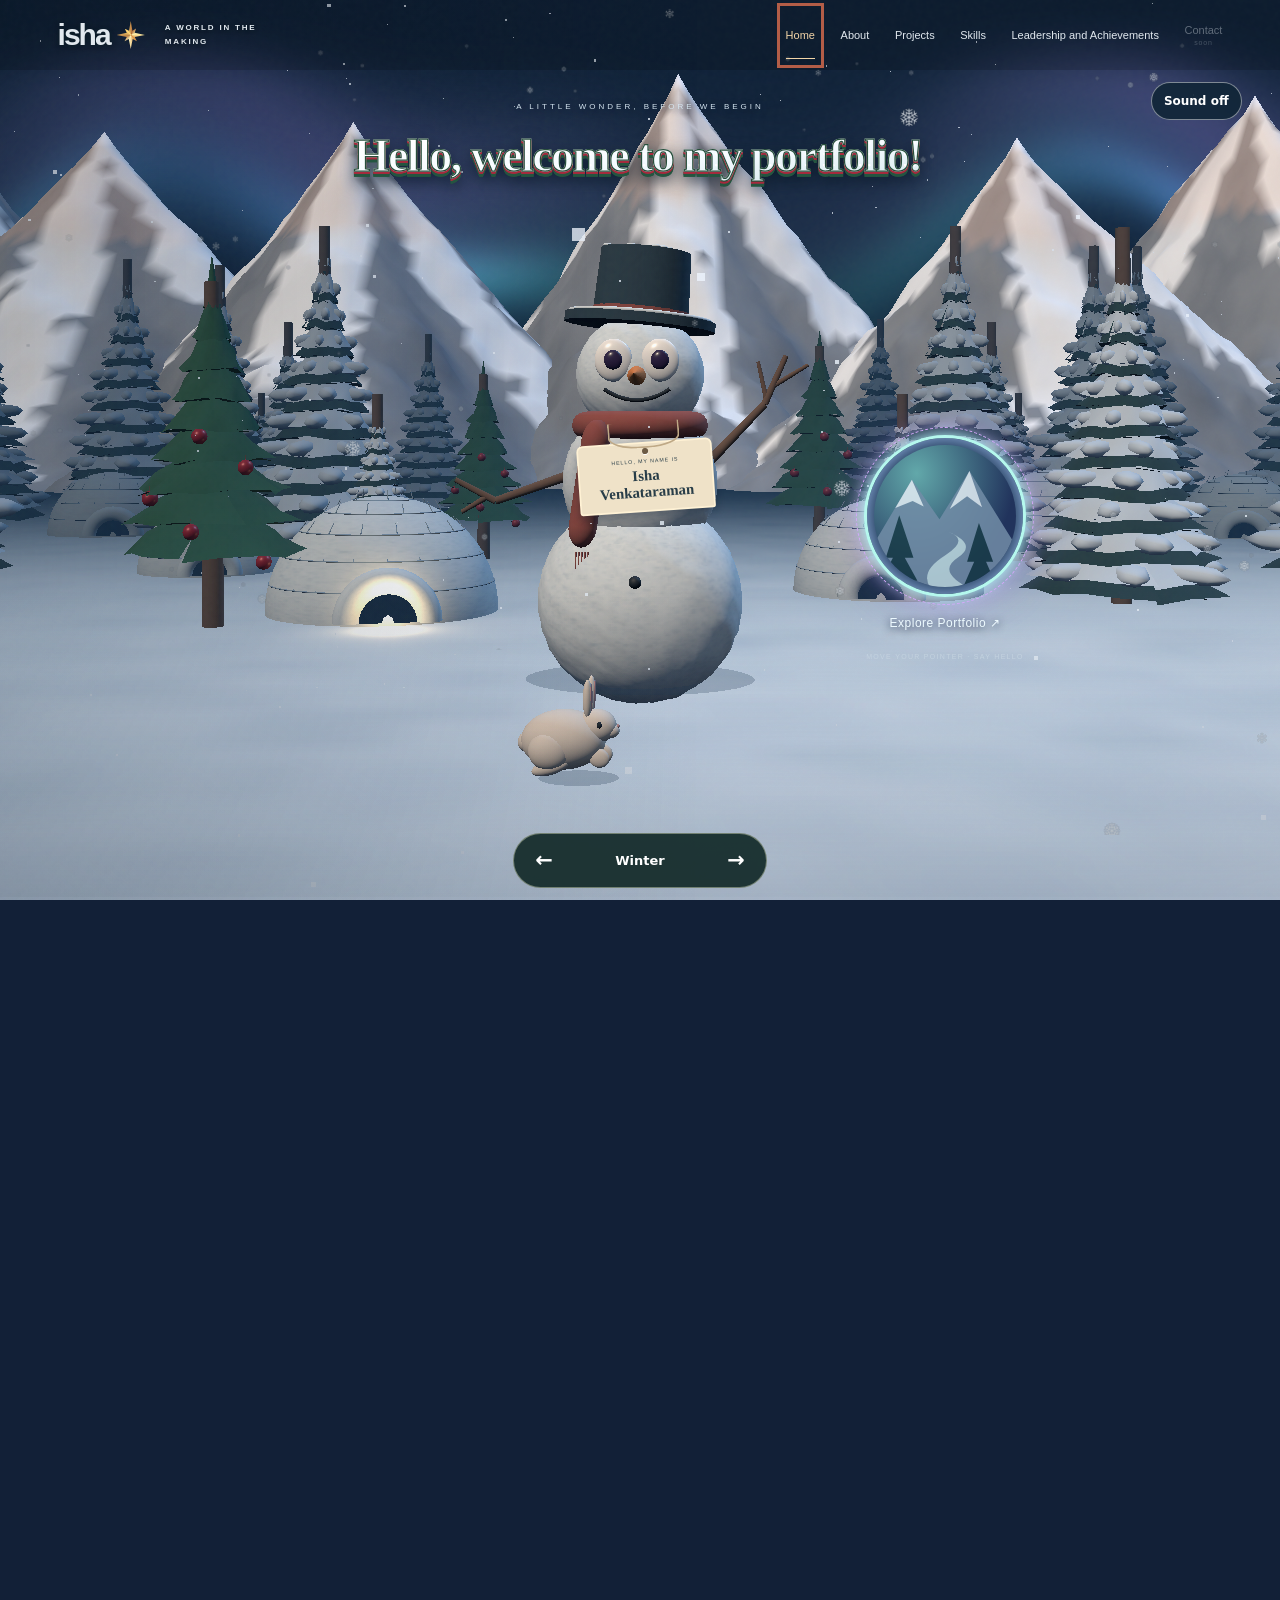
<file: index.html>
<!doctype html><html lang="en"><head><meta charset="UTF-8"><meta name="viewport" content="width=device-width,initial-scale=1"><title>Isha — A World in the Making</title><link rel="stylesheet" href="style.css?v=direct-reef-1"><link rel="modulepreload" href="vendor/three.module.js"><link rel="modulepreload" href="vendor/three.core.js"><link rel="stylesheet" href="city.css?v=skypark-gold-grid-1"></head><body>
<canvas id="world" aria-label="A first-person reindeer sleigh ride through a snow-covered forest with igloos and alpine mountains"></canvas><div class="grain"></div>
<header><a class="brand" href="#" aria-label="Return to start">isha<span class="brand-star" aria-hidden="true"></span><small>A WORLD IN THE MAKING</small></a><nav aria-label="Portfolio sections"><button data-section="home">Home</button><button data-section="about" id="returnIgloo">About</button><button data-section="projects" title="Explore projects in the botanical garden">Projects</button><button data-section="skills" title="Dive straight into the underwater skills reef">Skills</button><button class="leadership-nav" type="button" data-section="leadership">Leadership and Achievements</button><button data-section="contact" disabled title="Contact garden — coming next">Contact <small>soon</small></button></nav></header>
<div class="chapter-mark"><span id="chapterNum">01</span><i></i><span id="seasonLabel">THE QUIET BEFORE THE SPARK</span></div>
<main id="copy"><p class="eyebrow" id="eyebrow">WINTER / A LITTLE INTRODUCTION</p><h1 id="title">A curious mind.<br>A world to <em>make.</em></h1><p class="intro" id="intro">Hi, I’m Isha. Welcome to my little corner of the world.<br>Follow the path. There’s a story around every bend.</p><button class="primary" id="explore">Meet me at the observatory <span>↗</span></button><p class="aside" id="aside">A winter study. Best explored slowly.</p></main>
<div class="landmark" id="landmark"><span class="landmark-dot"></span><div><small>YOUR NEXT DISCOVERY</small><button id="landmarkBtn">The observatory ↗</button></div></div>
<div class="season-stamp"><span id="seasonIcon">✳</span><div><b id="seasonName">Winter</b><small id="seasonSub">A season for curiosity</small></div></div>
<footer><div class="scroll-cue"><span class="mouse"></span><div>SCROLL TO RIDE<small>a winter sleigh journey</small></div></div><button id="motionBtn" class="quiet">Pause atmosphere Ⅱ</button></footer>
<div class="progress-track"><div id="progress"></div></div><div id="scrollSpace"></div>
<div class="veil" id="veil"></div><dialog id="detail"><button class="close" id="close" aria-label="Close detail">×</button><div id="detailContent"></div></dialog>
<div id="loading"><span aria-hidden="true">✳</span><a class="read-while-loading" href="#quick-about">Read about Isha</a></div>
<dialog id="quick-about"><form method="dialog"><button aria-label="Close about Isha">Close</button></form><h2>Isha Venkataraman</h2><p>I’m a third-year M.Tech CSE student at SSN, building at the intersection of machine learning and frontend engineering.</p><p>I develop machine learning and computer vision solutions and build interactive products with React, React Native and Tailwind CSS.</p></dialog>
<script>
const loadingPanel=document.querySelector('#loading');
loadingPanel.querySelector('a').onclick=event=>{
 event.preventDefault();
 document.querySelector('#quick-about').showModal();
};
</script>
<template id="cityTemplate">
<section id="cityScene" aria-label="Leadership and Achievements">
 <canvas id="cityView" aria-label="A glittery pastel-pink Porsche 911-style coupe on a neon waterfront boulevard"></canvas>

  <section class="street-ui" aria-label="City drive">
   <div class="city-intro"><p>Leadership &amp; Achievements</p><h1>City After Dark</h1><span class="look-hint">Drag to look around</span></div>
   <label class="camera-picker">Camera
    <select id="cityCamera">
     <option value="chase">Chase</option>
     <option value="hood">Hood</option>
     <option value="skyline">Skyline</option>
     <option value="skypark">SkyPark towers</option>
     <option value="ring">Ring Hall</option>
     <option value="spires">Twin spires</option>
    </select>
   </label>
   <div id="skyParkWalk" class="skypark-walk" role="group" aria-label="Walk around the SkyPark deck" hidden>
    <span>Walk · Scroll / WASD / arrows</span>
    <div class="skypark-walk-pad">
     <button type="button" data-walk="forward" aria-label="Walk forward">↑</button>
     <button type="button" data-walk="left" aria-label="Walk left">←</button>
     <button type="button" data-walk="right" aria-label="Walk right">→</button>
     <button type="button" data-walk="back" aria-label="Walk backward">↓</button>
    </div>
    <div class="skypark-view-buttons"><button type="button" data-deck-view="city">City panorama</button><button type="button" data-deck-view="sky">Sky &amp; fireworks</button></div>
   </div>
   <div class="drive">
    <div class="drive-status">
     <button id="citySound" type="button" aria-pressed="false">Sound off</button>
     <button id="cityUTurn" type="button" title="Turn around into the opposite carriageway (U)">↶ U-turn (U)</button>
     <span id="driveHint">Drag to look around</span>
     <button id="visitSkyPark" type="button" hidden>Enter SkyPark tower ↗</button>
     <button id="rideFerris" type="button" hidden>Ride the Ferris wheel ↗</button>
     <button id="pavilion" hidden>Enter Waterfront Pavilion ↗</button>
     <button id="enterTower">Enter the Leadership Tower ↗</button>
    </div>
    <div class="drive-controls" role="group" aria-label="Driving controls">
     <button id="brake" class="city-pedal" type="button">Brake</button>
     <div class="drive-pad" role="group" aria-label="Directional controls">
      <button id="forward" aria-label="Drive forward">↑</button>
      <button id="laneLeft" aria-label="Switch to left lane">←</button>
      <button id="reverse" aria-label="Drive backward">↓</button>
      <button id="laneRight" aria-label="Switch to right lane">→</button>
     </div>
     <button id="accelerator" class="city-pedal" type="button">Accelerator</button>
    </div>
   </div>
  </section>
  <dialog id="tower" aria-labelledby="towerTitle">
   <div class="tower-nav"><span>Leadership Tower</span><button id="leaveTower">Return to car ↗</button></div>
   <div class="tower-body">
    <nav aria-label="Elevator floors"><span class="floor-label">ELEVATOR</span><div id="floorButtons"></div></nav>
    <div class="elevator-stage">
     <div class="floor-number" aria-hidden="true"><span id="floorDisplay">G</span><span>↑</span></div>
     <div id="floorArt" aria-hidden="true"></div>
     <div class="floor-copy" aria-live="polite"><p id="floorOrg">Waterfront district</p><h2 id="towerTitle">Take the elevator</h2><p id="floorStory">Choose a floor to explore a role.</p><button id="replayFloor" hidden>Replay animation</button></div>
     <div class="lift-doors" aria-hidden="true"><i></i><i></i></div>
    </div>
   </div>
  </dialog>
  <div class="lift-caption" role="status">Waterfront ascent</div>

</section>
</template>
<dialog id="homeIntro" aria-label="Portfolio introduction">
 <video playsinline preload="metadata" aria-hidden="true"></video>
 <span class="intro-travel-star" aria-hidden="true" hidden></span>
 <button class="intro-pupil" type="button" aria-label="Enter through the pupil"></button>
 <span class="intro-hint" aria-hidden="true"><span>↑</span>Tap the pupil</span>
 <button class="intro-sound" type="button">Enable sound</button>
 <button class="intro-skip" type="button" autofocus>Skip intro</button>
</dialog>
<script type="module" src="home-intro.js?v=source-720p-1"></script>
<script src="vendor/gsap.min.js"></script><script type="module" src="winter.js?v=skypark-gold-grid-1"></script><script>
if ('serviceWorker' in navigator) {
 window.addEventListener('portfolio-ready', () => {
  navigator.serviceWorker.register('./portfolio-offline.js').catch(error => console.warn('Offline cache unavailable', error));
 }, {once:true});
}
</script></body></html>
</file>
<file: style.css>
:root{--ink:#283f48;--accent:#b35d47;--paper:#fffaf0}*{box-sizing:border-box}html,body{margin:0;color:var(--ink);font-family:'DM Sans',sans-serif}body{background:#d9e6ec}button,a{-webkit-tap-highlight-color:transparent}button{font:inherit;cursor:pointer;color:inherit}button:focus-visible,a:focus-visible{outline:3px solid #b35d47;outline-offset:6px}#world{position:fixed;inset:0;width:100%;height:100%;z-index:0}.grain{position:fixed;inset:0;pointer-events:none;z-index:2;opacity:.055;background-image:url("data:image/svg+xml,%3Csvg viewBox='0 0 180 180' xmlns='http://www.w3.org/2000/svg'%3E%3Cfilter id='n'%3E%3CfeTurbulence type='fractalNoise' baseFrequency='.85' numOctaves='3' stitchTiles='stitch'/%3E%3C/filter%3E%3Crect width='100%25' height='100%25' opacity='.65' filter='url(%23n)'/%3E%3C/svg%3E")}header{position:fixed;top:0;left:0;right:0;height:102px;z-index:5;display:flex;align-items:center;justify-content:space-between;padding:0 4.5%;}.brand{color:inherit;text-decoration:none;font-size:36px;letter-spacing:-2px;font-weight:800;display:flex;align-items:center;gap:7px}.brand-star{color:#b35d47;font-size:37px}.brand small{font-size:8px;letter-spacing:1.8px;font-weight:600;margin-left:13px;max-width:100px;line-height:1.7}nav{display:flex;gap:30px}nav button,.quiet{border:0;background:none;font-size:11px}nav button{padding:12px 0}.outline{border:1px solid #31434b55;background:transparent;border-radius:30px;padding:12px 19px;font-size:10px}.outline span{padding-left:12px}.chapter-mark{position:fixed;z-index:3;top:140px;left:4.5%;display:flex;align-items:center;gap:14px;font-size:8px;letter-spacing:1.8px}.chapter-mark>span:first-child{font-size:13px;letter-spacing:0}.chapter-mark i{width:40px;height:1px;background:currentColor;opacity:.4}#copy{position:fixed;z-index:3;left:7%;top:28%;width:47%;pointer-events:none}#copy button{pointer-events:auto}.eyebrow{font-size:9px;font-weight:600;letter-spacing:2.4px;margin-bottom:24px}h1{font-family:'Manrope',sans-serif;font-weight:500;letter-spacing:-4.8px;font-size:clamp(56px,5.5vw,92px);line-height:1.06;margin:0 0 25px}h1 em{font-family:Georgia,serif;font-weight:400;color:var(--accent)}.intro{font-size:12px;line-height:1.9;max-width:390px}.primary{border:0;background:var(--ink);color:#fffaf0;padding:15px 21px;border-radius:28px;font-size:10px;margin-top:19px;box-shadow:0 6px 18px #24394312}.primary span{margin-left:24px;font-size:15px}.aside{font:italic 12px Georgia,serif;margin:25px 0;opacity:.65}.season-stamp{position:fixed;right:4.5%;bottom:123px;z-index:3;display:flex;align-items:center;gap:14px}.season-stamp>span{font-size:40px;font-weight:300}.season-stamp b{display:block;font:italic 22px Georgia,serif}.season-stamp small{font-size:9px;display:block;margin-top:4px}.landmark{position:fixed;z-index:4;left:65%;top:43%;display:flex;align-items:center;gap:12px;padding:12px 17px;background:#fffaf0ce;backdrop-filter:blur(12px);border:1px solid #fff8;border-radius:8px;box-shadow:0 7px 30px #34424b0c}.landmark small{font-size:7px;letter-spacing:1.5px;display:block;margin-bottom:4px}.landmark button{border:0;background:none;padding:0;font-size:12px}.landmark-dot{width:7px;height:7px;background:#b35d47;border-radius:50%;box-shadow:0 0 0 5px #b35d4718}footer{position:fixed;bottom:0;left:0;right:0;z-index:5;height:87px;display:flex;align-items:center;justify-content:space-between;padding:0 4.5%;background:linear-gradient(transparent,#f7f0e870);border-top:1px solid #31434b20}.scroll-cue{display:flex;gap:12px;align-items:center;font-size:8px;letter-spacing:1.8px}.scroll-cue small{display:block;font:italic 11px Georgia,serif;letter-spacing:0;margin-top:6px;opacity:.7}.mouse{width:16px;height:25px;border:1px solid currentColor;border-radius:12px;position:relative}.mouse:after{content:'';position:absolute;left:6px;top:5px;width:2px;height:5px;background:currentColor;animation:scroll 2s infinite}@keyframes scroll{to{transform:translateY(9px);opacity:0}}.route{display:flex;align-items:center;gap:18px}.route button{border:0;background:none;font-size:10px;opacity:.45;padding:10px 0}.route button.active{opacity:1}.route button span{font-size:8px;margin-right:7px}.route i{width:40px;height:1px;background:currentColor;opacity:.25}.quiet{font-size:9px}.progress-track{position:fixed;bottom:0;left:0;right:0;height:3px;z-index:6;background:#fff4}#progress{height:100%;width:0;background:#b35d47}#scrollSpace{height:780vh;pointer-events:none}.veil{position:fixed;inset:0;background:#283b4640;backdrop-filter:blur(5px);opacity:0;pointer-events:none;z-index:8}.veil.show{opacity:1;pointer-events:auto}dialog{position:fixed;top:50%;left:auto;right:5%;margin:0;transform:translateY(-50%);width:550px;max-height:80vh;overflow:auto;border:1px solid #fff9;border-radius:15px;padding:45px;background:#fffaf3;color:#2f4147;box-shadow:0 25px 100px #26374333;z-index:9}dialog::backdrop{background:transparent}.close{position:absolute;right:20px;top:13px;border:0;background:none;font-size:28px;font-weight:300}dialog h2{font:400 48px/1.04 Georgia,serif;letter-spacing:-2px;margin:17px 0 20px}dialog p{font-size:13px;line-height:1.85}dialog .kicker{font-size:9px;letter-spacing:2px;color:#a56346}.tags{display:flex;gap:8px;flex-wrap:wrap;margin:20px 0}.tags span{background:#ede4d9;padding:7px 12px;border-radius:20px;font-size:10px}.project-card{border-top:1px solid #d6cfc4;padding:17px 0;display:flex;justify-content:space-between;align-items:center;gap:10px}.project-card strong{font-size:15px;font-weight:500}.project-card small{display:block;font-size:10px;margin-top:5px;opacity:.6}.project-card button{border:1px solid #b7b2a7;border-radius:50%;background:none;width:32px;height:32px}.note{font-size:10px!important;opacity:.6}.journal{border-left:2px solid #d69d75;padding-left:18px;font-family:Georgia,serif;font-style:italic}.guide-btn{display:block;width:100%;text-align:left;border:0;border-top:1px solid #d6cfc4;background:none;padding:18px 0;font-size:15px}.guide-btn span{float:right}#loading{position:fixed;inset:0;z-index:20;display:grid;place-content:center;text-align:center;background:#e1e9ee}#loading span{font-size:60px;color:#b35d47;animation:spin 8s linear infinite}#loading p{font-size:11px;letter-spacing:2px}@keyframes spin{to{transform:rotate(360deg)}}body.simple #copy{background:#fffaf0de;padding:25px;border-radius:10px} @media(max-height:720px){#copy{top:26%}h1{font-size:62px}.eyebrow{margin-bottom:16px}.aside{margin:16px 0}.chapter-mark{top:120px}}@media(prefers-reduced-motion:reduce){.mouse:after{animation:none}*{scroll-behavior:auto!important}}
/* Winter study: the landscape fills your view; typography stays at the edge. */
:root{--ink:#e1e8ee;--accent:#dfbd8b}body{background:#122037;color:var(--ink)}header{height:85px;}header .brand{font-size:30px}.brand-star{color:#dfbd8b}header .outline{border-color:#d4e3f044}nav button{font-size:10px}.chapter-mark{top:114px;font-size:8px;color:#d6e3ed}#copy{top:auto;bottom:18%;left:5%;width:46%;transition:opacity .8s,transform .8s;text-shadow:0 2px 20px #08122088}#copy .eyebrow{font-size:8px;letter-spacing:2px;color:#e3c99f}#copy h1{font:400 clamp(42px,4.1vw,68px)/1.07 Georgia,serif;letter-spacing:-2px;margin-bottom:18px}#copy h1 em{color:#e3c99f}#copy .intro{font-size:11px;max-width:320px;color:#d5dfe9}.primary{background:#d9bd92;color:#172433;padding:13px 20px;box-shadow:0 5px 30px #07101b33;text-shadow:none}.aside{font-size:11px;color:#c0cbd6}.landmark{left:auto;right:4.5%;top:auto;bottom:24%;background:#13223699;border-color:#b1c4d12b;color:#e4eaf0;backdrop-filter:blur(9px)}.landmark-dot{background:#eac891;box-shadow:0 0 0 5px #eac89112}.season-stamp{bottom:105px}.season-stamp b{font-size:19px}.season-stamp>span{font-size:30px;color:#d8bb91}.season-stamp small{font-size:8px;color:#b6c6d7}footer{height:73px;background:linear-gradient(transparent,#081626a1);border-color:#c8d8e51a;color:#e1e8ee}.progress-track{background:#bccfe515}#progress{background:#d8b681}.route button{font-size:9px}.route i{width:30px}.grain{opacity:.035}body:before{content:'';position:fixed;inset:0;z-index:1;pointer-events:none;background:linear-gradient(90deg,#07152233,transparent 55%),linear-gradient(0deg,#08142444,transparent 35%)}.walking #copy{opacity:0;transform:translateY(15px);pointer-events:none}.walking #copy button{pointer-events:none}.walking .landmark{bottom:18%}dialog{background:#eee9df;color:#2f4147}.veil{background:#09142255}.walking .chapter-mark{opacity:.75}#loading{background:#142338;color:#e0e7ec}#loading span{color:#d8bb91}
.in-about-stop header,.in-about-stop footer,.in-about-stop #copy,.in-about-stop .chapter-mark,.in-about-stop .season-stamp,.in-about-stop .landmark{opacity:0;pointer-events:none;transition:opacity .5s}.in-about-stop #copy button{pointer-events:none}#aboutStop{position:fixed;inset:0;z-index:7;perspective:1500px;color:#4d3c31}#aboutStop[hidden],#aboutStop [hidden]{display:none!important}.stop-caption{position:absolute;top:8%;left:0;right:0;text-align:center;color:#e6e9e6;text-shadow:0 2px 20px #142b3c}.stop-caption span{font-size:9px;letter-spacing:2.7px}.stop-caption p{font:italic 22px Georgia,serif;margin:12px}.envelope{position:absolute;width:370px;height:240px;left:50%;top:48%;transform:translate(-50%,-50%) rotate(-4deg);background:#d8be95;border:0;box-shadow:0 20px 50px #16293855;perspective:1000px;transition:transform .5s}.envelope:hover{transform:translate(-50%,-53%) rotate(-2deg)}.envelope-letter{position:absolute;inset:14px;background:#f6eddb;padding:40px 25px;font:italic 20px Georgia,serif;color:#76614c}.envelope-pocket{position:absolute;inset:0;background:#dfc6a3;clip-path:polygon(0 0,50% 53%,100% 0,100% 100%,0 100%);z-index:3}.envelope-flap{position:absolute;inset:0;background:linear-gradient(#e9d3b1,#ccb18a);clip-path:polygon(0 0,100% 0,50% 55%);transform-origin:center top;z-index:4;transition:transform .85s,filter .85s}.envelope.opening .envelope-flap{transform:rotateX(-175deg);filter:brightness(.8)}.wax-seal{position:absolute;top:43%;left:44%;width:44px;height:44px;background:#8c4536;border:3px double #ba7156;border-radius:50%;color:#edc9a4;font:italic 24px Georgia,serif;z-index:5;box-shadow:0 3px 5px #44291f55;transition:opacity .3s}.envelope.opening .wax-seal{opacity:0}.envelope-address{position:absolute;bottom:24px;left:26px;z-index:6;font:italic 17px Georgia,serif}.letter-experience{position:absolute;inset:0;display:grid;place-items:center;padding-top:35px}.winter-paper{position:relative;width:650px;min-height:480px;padding:32px 44px 28px;background:#f3e8d2;color:#473a30;box-shadow:0 20px 80px #0c1a2866,inset 0 0 45px #be9d6530;border:1px solid #e7d6b3;transform-style:preserve-3d;--heat-x:20%;--heat-y:10%}.paper-fibres{position:absolute;inset:0;pointer-events:none;opacity:.18;background:repeating-linear-gradient(3deg,transparent,transparent 3px,#b99b7344 4px,transparent 5px)}.paper-meta{position:relative;font-size:8px;letter-spacing:1.8px;border-bottom:1px solid #ad967657;padding-bottom:13px}.paper-meta span{float:right;font-size:7px}.ink-content{position:relative;clip-path:inset(0 0 100% 0);margin-top:18px}.letter-heading{display:flex;align-items:center;justify-content:space-between;margin-bottom:18px}.letter-heading small{font-size:8px;letter-spacing:2px}.letter-heading h2{font:400 39px/.98 Georgia,serif;letter-spacing:-1.2px;margin:8px 0 0}.letter-heading em{font-weight:400;color:#9d6245}.winter-paper p{font:12px/1.75 'DM Sans',sans-serif;margin:12px 0;max-width:555px}.winter-paper strong{font-weight:600}.portrait{display:block;position:relative;flex:none;width:108px;height:132px;transform:rotate(3deg);background:#d8c6a5;border:6px solid #fff8e8;box-shadow:0 5px 12px #47351b22;cursor:pointer;overflow:hidden}.portrait img{width:100%;height:100%;object-fit:cover}.portrait-placeholder{height:100%;display:flex;flex-direction:column;align-items:center;justify-content:center;font:italic 35px Georgia,serif;color:#8b7454}.portrait-placeholder small{font:8px 'DM Sans',sans-serif;letter-spacing:0;text-align:center;padding:10px 3px}.portrait input{position:absolute;inset:0;opacity:0;width:100%;height:100%;cursor:pointer}.letter-signature{font:11px/1.4 Georgia,serif;margin-top:20px}.letter-signature em{font-size:28px;color:#926043}.letter-signature .signature-tagline{float:right;font:8px 'DM Sans',sans-serif;letter-spacing:1.7px;margin-top:24px}.heat-glow{position:absolute;inset:-15px;pointer-events:none;background:radial-gradient(circle at var(--heat-x) var(--heat-y),#ffb94445,transparent 24%);opacity:0;mix-blend-mode:multiply;transition:opacity .4s}.lit .heat-glow{opacity:1}.matchstick{position:absolute;width:90px;height:5px;background:linear-gradient(#dab37b,#9b6c40);transform:rotate(35deg);pointer-events:none;opacity:0;z-index:5;filter:drop-shadow(2px 3px 2px #6d492a44)}.match-head{position:absolute;left:-5px;top:-2px;width:11px;height:9px;border-radius:45%;background:#884534}.match-flame{position:absolute;left:-11px;top:-28px;width:23px;height:34px;border-radius:80% 10% 65% 45%;background:radial-gradient(ellipse at 50% 78%,#fffbe5 5%,#ffe6a1 23%,#ffac39 50%,#df6c18 70%,transparent 74%);transform:rotate(-30deg);opacity:0;box-shadow:0 0 28px #ffc26d66;animation:flicker .16s infinite alternate}.lit .match-flame{opacity:1}.match-spark{position:absolute;background:#ffc653;width:3px;height:3px;left:-5px;top:-8px;opacity:0}.lit .match-spark{animation:spark .75s infinite}.s2{animation-delay:.3s!important}@keyframes spark{0%{opacity:0;transform:translate(0,0)}30%{opacity:1}100%{opacity:0;transform:translate(-15px,-35px)}}@keyframes flicker{to{transform:rotate(-25deg) scale(.9,1.12)}}.stop-controls{position:absolute;bottom:5%;left:0;right:0;text-align:center;color:#edf0eb}.stop-controls p{font-size:11px;letter-spacing:.3px;text-shadow:0 2px 10px #162c3d}.ink-progress{width:140px;height:2px;margin:14px auto;background:#c1d5dd40}.ink-progress i{display:block;height:100%;width:0;background:#edca93}.stop-controls button{border:1px solid #d9cfb977;border-radius:30px;background:#122a3d66;color:#f4ebd9;font-size:10px;padding:11px 19px;margin:0 5px;backdrop-filter:blur(8px)}#returnTrail{background:#e0c59a;color:#273c48}#returnTrail span{margin-left:20px}@media(max-height:760px){.stop-caption{top:5%}.stop-caption p{font-size:17px}.winter-paper{padding:25px 35px;width:610px;min-height:440px}.letter-heading h2{font-size:34px}.winter-paper p{font-size:11px;margin:9px 0}.portrait{height:110px;width:90px}.stop-controls{bottom:3%}.letter-experience{padding-top:15px}}
.ink-word{display:inline-block;white-space:pre;clip-path:inset(0 100% 0 0)}.winter-paper{width:700px;padding:28px 40px 24px}.winter-paper p{max-width:none;font-size:11.5px;line-height:1.65;margin:11px 0}.winter-paper .leadership-note{padding-top:10px;border-top:1px solid #b59b753b;font-size:11px}.letter-heading{margin-bottom:12px}.letter-heading h2{font-size:36px}.letter-signature{margin-top:12px}.portrait{height:116px;width:96px}.stop-controls p{margin:6px 0}.stop-controls{bottom:3%}.stop-controls .ink-progress{margin:10px auto}.igloo-travel-fade{position:fixed;inset:0;z-index:30;background:#142638;pointer-events:none}.envelope:not(.opening) .envelope-flap{transform:rotateX(calc(var(--open-scroll,0) * -45deg))}@media(max-height:760px){.winter-paper{width:690px;padding:22px 35px}.winter-paper p{font-size:10.5px;line-height:1.55;margin:8px 0}.winter-paper .leadership-note{font-size:10px;padding-top:8px}.letter-heading h2{font-size:30px}.portrait{height:96px;width:80px}.letter-heading{margin-bottom:8px}.paper-meta{padding-bottom:8px}.ink-content{margin-top:12px}.letter-signature{margin-top:8px}.letter-signature em{font-size:24px}.stop-caption p{margin-top:8px}}
/* The letter is the primary reading surface. */
#aboutStop .stop-caption{top:20px}#aboutStop .stop-caption p{display:none}.letter-experience{padding:50px 0 84px}.winter-paper{width:min(1320px,94vw);height:calc(100vh - 142px);min-height:0;padding:34px 48px;overflow:hidden}.paper-meta{font-size:10px;padding-bottom:16px}.paper-meta span{font-size:9px}.ink-content{display:grid;grid-template-columns:minmax(0,1fr) minmax(230px,29%);column-gap:48px;row-gap:14px;margin-top:24px;clip-path:none;opacity:1}.letter-heading{display:contents}.letter-heading>div{grid-column:1;grid-row:1}.letter-heading h2{font-size:clamp(40px,4vw,58px);line-height:1.02;margin:8px 0 4px}.letter-heading small{font-size:10px}.portrait{grid-column:2;grid-row:1 / span 5;align-self:start;width:100%;height:min(43vh,390px);max-width:340px;border-width:10px;transform:rotate(2deg);margin-top:6px}.portrait-placeholder{font-size:76px}.portrait-placeholder small{font-size:12px;padding:20px 8px}.winter-paper .ink-content>p{grid-column:1;font-size:clamp(15px,1.2vw,18px);line-height:1.65;margin:0;max-width:none}.winter-paper .leadership-note{font-size:clamp(14px,1.1vw,16px);padding-top:15px}.letter-signature{grid-column:1 / -1;margin:0;font-size:13px}.letter-signature em{font-size:34px}.letter-signature .signature-tagline{font-size:10px;margin-top:22px}.ink-content>p,.letter-heading>div,.portrait,.letter-signature{opacity:0;visibility:hidden;transition:opacity .22s ease}.stop-controls{bottom:12px}.stop-controls p{font-size:12px;margin:0 0 6px}.stop-controls button{font-size:11px;padding:10px 19px}.stop-controls .ink-progress{margin:8px auto}.matchstick{width:110px;height:6px}.match-flame{width:27px;height:39px;top:-33px}.heat-glow{background:radial-gradient(circle at var(--heat-x) var(--heat-y),#ffb94438,transparent 32%)}@media(max-height:780px){.winter-paper{height:calc(100vh - 128px);padding:24px 38px}.ink-content{margin-top:17px;row-gap:10px;column-gap:36px}.letter-heading h2{font-size:40px}.winter-paper .ink-content>p{font-size:14px;line-height:1.55}.winter-paper .leadership-note{font-size:13px;padding-top:10px}.portrait{height:39vh}.letter-signature{font-size:11px}.letter-signature em{font-size:27px}.paper-meta{padding-bottom:11px}.letter-experience{padding-top:44px;padding-bottom:76px}}
header nav{gap:clamp(18px,2vw,32px)}header nav button{font-size:11px}header nav button small{font-size:7px;letter-spacing:.8px;opacity:.65;display:block;margin-top:3px}header nav button:disabled{opacity:.38;cursor:default}.in-about-stop header{opacity:1;pointer-events:auto;height:50px;z-index:12;}.in-about-stop header .brand{font-size:23px}.in-about-stop header .brand-star{font-size:27px}.in-about-stop header .brand small{display:none}.in-about-stop header .outline{padding:8px 15px}.in-about-stop .stop-caption{display:none}.packing .envelope{pointer-events:none}.packing .ink-progress{opacity:0}
/* One real sheet slides behind the front pocket; there is no insert duplicate. */
.packing .envelope{z-index:3}.packing .letter-experience{z-index:4;pointer-events:none}.return-envelope-front{position:absolute;z-index:6;transform:rotate(-4deg);opacity:0;pointer-events:none}.return-envelope-front .envelope-pocket{box-shadow:0 8px 16px #35271933}.return-envelope-front .envelope-address{color:#4d3c31}.packing .stop-controls{z-index:8}
.extracting .envelope{z-index:3;pointer-events:none}.extracting .letter-experience{z-index:4;pointer-events:none}.extracting .stop-controls{z-index:8}.winter-paper{overflow-x:hidden;overflow-y:auto;overscroll-behavior:contain;scrollbar-width:thin;scrollbar-color:#b49b77 #f3e8d2}.stop-controls #revealAll{background:#e0c59a;color:#273c48}.winter-paper .ink-content{padding-bottom:10px}
@media(max-width:1100px){.winter-paper{width:94vw;padding:28px 30px}.ink-content{column-gap:25px;grid-template-columns:minmax(0,1fr) 26%;row-gap:15px}.letter-heading h2{font-size:42px}.winter-paper .ink-content>p{font-size:16px;line-height:1.65}.portrait{height:290px}.winter-paper .leadership-note{font-size:15px}header{padding-inline:20px}header .brand small{display:none}header nav{gap:18px}}
@media(max-width:600px){header,.in-about-stop header{height:54px;padding-inline:10px}header .brand,.in-about-stop header .brand{font-size:21px;gap:2px}header .brand-star,.in-about-stop header .brand-star{font-size:21px}header .outline{display:none}header nav{gap:12px}header nav button{font-size:10px;padding:6px 0}header nav button small{font-size:6px}.letter-experience{padding:66px 0 116px;align-items:start}.winter-paper{width:calc(100vw - 20px);height:auto;min-height:0;max-height:calc(100dvh - 190px);padding:22px 20px}.ink-content{grid-template-columns:minmax(0,1fr) 120px;column-gap:12px;row-gap:19px;margin-top:20px}.letter-heading>div{grid-column:1;grid-row:1}.letter-heading h2{font-size:29px;letter-spacing:-1px;overflow-wrap:anywhere}.letter-heading small{font-size:8px;letter-spacing:1px}.portrait{grid-column:2;grid-row:1;height:160px;width:120px;border-width:6px;margin:0;transform:rotate(1deg)}.portrait-placeholder{font-size:40px}.portrait-placeholder small{font-size:9px;padding:12px 3px}.winter-paper .ink-content>p{grid-column:1 / -1;font-size:15px;line-height:1.7}.winter-paper .leadership-note{font-size:14px}.letter-signature{grid-column:1 / -1;font-size:12px}.letter-signature em{font-size:29px}.letter-signature .signature-tagline{font-size:8px;letter-spacing:1px}.paper-meta{font-size:8px;letter-spacing:1px;line-height:1.7;padding-bottom:12px}.paper-meta span{font-size:7px;letter-spacing:.6px}.stop-controls{bottom:15px;padding:0 12px}.stop-controls p{font-size:11px;line-height:1.4}.stop-controls button{font-size:10px;padding:11px 15px}.envelope{width:min(330px,85vw);height:215px}.envelope-address,.return-envelope-front .envelope-address{font-size:15px}.matchstick{width:75px}.season-stamp{display:none}.route{gap:8px}.route i{width:10px}.route button{font-size:8px}.scroll-cue{display:none}footer{padding-inline:14px}.quiet{font-size:8px}}
.heat-glow{inset:0}@media(max-width:600px){.ink-content{grid-template-columns:minmax(0,1fr)}.letter-heading>div{grid-column:1;grid-row:1;min-width:0}.letter-heading h2{font-size:34px;overflow-wrap:anywhere}.portrait{grid-column:1;grid-row:2;justify-self:center;width:160px;height:205px;margin:4px 0 6px}.winter-paper .ink-content>p{grid-column:1}.letter-signature{grid-column:1}.portrait-placeholder{font-size:52px}}
.winter-paper:focus{outline:2px solid #b49b7777;outline-offset:-4px}.winter-paper{touch-action:pan-y}
#seasonPortal{position:fixed;inset:0;z-index:6;pointer-events:none;color:#edf2f3}#seasonPortal[hidden],#autumnArrival[hidden]{display:none}.portal-heading{position:absolute;top:115px;left:0;right:0;text-align:center;text-shadow:0 3px 30px #0b182b}.portal-heading small{font-size:9px;letter-spacing:3px;color:#cbb7ed}.portal-heading h2{font:400 43px/1.05 Georgia,serif;letter-spacing:-1.5px;margin:14px 0}.portal-heading p{font-size:11px;letter-spacing:.4px}.portal-hold{position:absolute;left:50%;top:50%;transform:translate(-50%,-50%);pointer-events:auto;touch-action:none;user-select:none;-webkit-user-select:none;width:116px;height:116px;border:0;border-radius:50%;background:#102135a6;color:#e1f3f0;backdrop-filter:blur(7px);box-shadow:0 0 60px #9f8cd55c;--hold:0}.portal-hold svg{position:absolute;inset:0;width:100%;height:100%;transform:rotate(-90deg)}.portal-hold circle{fill:none;stroke-width:2}.hold-track{stroke:#b1c0d74d}.hold-fill{stroke:#d4b3ff;stroke-dasharray:339.3;stroke-dashoffset:calc(339.3 * (1 - var(--hold)));filter:drop-shadow(0 0 5px #b4fff3)}.hold-symbol{display:block;font-size:36px;font-weight:300;line-height:1}.hold-label{display:block;font-size:7px;letter-spacing:1.3px;margin-top:10px}.portal-hold.holding{box-shadow:0 0 80px #a6a3f590;background:#1e3659c4}.holding .hold-symbol{animation:spin 5s linear infinite}.portal-hint{position:absolute;bottom:115px;left:0;right:0;text-align:center;font:italic 16px Georgia,serif;text-shadow:0 2px 15px #132238}.portal-hint small{display:block;font:8px 'DM Sans',sans-serif;letter-spacing:1px;margin-top:12px;opacity:.7}.at-season-portal #copy,.at-season-portal #landmark,.at-season-portal .season-stamp,.at-season-portal .chapter-mark{opacity:0;pointer-events:none}.at-season-portal #copy button{pointer-events:none}#portalWarp{position:fixed;inset:0;z-index:30;opacity:0;pointer-events:none;background:radial-gradient(ellipse at center,#f9debb 0%,#b9d9dd 38%,#8c74b2 75%,#21344b 100%)}#portalWarp.warping{pointer-events:auto}#portalWarp:after{content:'';position:absolute;inset:-80%;background:repeating-conic-gradient(from 0deg,transparent 0deg 8deg,#f9eee755 9deg 9.2deg,transparent 10deg 18deg);mask-image:radial-gradient(transparent 12%,#000 40%,transparent 70%);animation:portal-spin 8s linear infinite}@keyframes portal-spin{to{transform:rotate(55deg) scale(1.3)}}#autumnArrival{position:fixed;z-index:4;left:6%;top:28%;color:#4c3528;pointer-events:none;text-shadow:0 2px 20px #f2d6ae66;transition:opacity 1s}#autumnArrival>small{font-size:9px;letter-spacing:3px}#autumnArrival h2{font:400 clamp(48px,5vw,78px)/1.02 Georgia,serif;letter-spacing:-3px;margin:25px 0}#autumnArrival h2 em{color:#9d4e36}#autumnArrival p{font-size:12px;line-height:1.8;max-width:340px}.arrival-note{display:block;font-size:10px;max-width:300px;line-height:1.7;opacity:.7;margin:20px 0}#autumnArrival button{pointer-events:auto;border:1px solid #6b4a3866;border-radius:30px;background:#f4dcbaaa;padding:13px 20px;font-size:10px;color:#4c3528}#autumnArrival.exploring{opacity:.45}.in-autumn #copy,.in-autumn #landmark,.in-autumn .season-stamp,.in-autumn .chapter-mark,.in-autumn footer{opacity:0;pointer-events:none}.in-autumn #copy button{pointer-events:none}.in-autumn header{color:#4c3528;}.in-autumn #indexBtn{display:none}@media(max-width:600px){.portal-heading{top:83px}.portal-heading h2{font-size:32px}.portal-heading small{font-size:7px;letter-spacing:2px}.portal-heading p{font-size:10px}.portal-hold{width:98px;height:98px}.portal-hint{bottom:96px;font-size:14px;padding-inline:20px}.portal-hint small{font-size:7px;line-height:1.8}#autumnArrival{top:22%;left:7%;right:7%}#autumnArrival h2{font-size:48px}#autumnArrival p{font-size:12px}}
/* One fixed navigation layout in every scene; only its palette changes. */
header,.in-about-stop header,.in-autumn header{position:fixed;inset:0 0 auto;height:70px;z-index:40;padding:0 4.5%;display:flex;align-items:center;justify-content:space-between;opacity:1;pointer-events:auto}.in-about-stop header .brand,header .brand{font-size:30px;gap:7px}.in-about-stop header .brand-star,header .brand-star{font-size:34px}.in-about-stop header .brand small,header .brand small{display:block;font-size:8px}.in-about-stop header .outline,header .outline{display:inline-flex;align-items:center;padding:12px 19px}.in-autumn #indexBtn{display:inline-flex}.quick-nav-shade{position:fixed;inset:0;z-index:35;opacity:0;background:#142436;pointer-events:auto}@media(min-width:601px){.letter-experience{padding-top:86px;padding-bottom:84px}.winter-paper{height:calc(100vh - 172px)}.portal-heading{top:115px}}@media(max-width:1100px) and (min-width:601px){header .brand small,.in-about-stop header .brand small{display:none}}@media(max-width:600px){header,.in-about-stop header,.in-autumn header{height:54px;padding:0 10px}header .brand,.in-about-stop header .brand{font-size:21px;gap:2px}header .brand-star,.in-about-stop header .brand-star{font-size:21px}header .brand small,.in-about-stop header .brand small{display:none}header .outline,.in-about-stop header .outline,.in-autumn #indexBtn{display:none}}

/* Keep Isha framed clearly within the letter portrait. */
.portrait{cursor:default}.portrait img{object-position:52% 37%}

figure.portrait{margin-inline:0;margin-bottom:0}

/* One source of truth for the current navigation destination. */
header nav button{border-bottom:1px solid transparent}header nav button[aria-current="page"]{border-bottom-color:currentColor;color:#f3d5a7}
#snowmanHome{position:fixed;inset:70px 0 0;z-index:4;pointer-events:none;color:#f7eddb;text-align:center}#snowmanHome[hidden]{display:none}.welcome-copy{position:absolute;inset:25px 0 auto}.welcome-copy>span{font-size:9px;letter-spacing:3px;color:#c2d4df}.welcome-copy h1{font:400 clamp(40px,5.8vw,88px)/1.02 Georgia,serif;letter-spacing:-3px;margin:17px 0;color:#e6e8df;text-shadow:0 3px 25px #18334c44}.welcome-bottom{position:absolute;bottom:30px;left:0;right:0}.welcome-bottom p{font:italic 15px Georgia,serif;margin:12px}.welcome-bottom button{pointer-events:auto;border:1px solid #ffefd8aa;background:#f0dfc3;color:#293c4c;border-radius:40px;padding:17px 30px;font-size:12px;box-shadow:0 8px 30px #0b203c33}.welcome-bottom button span{margin-left:25px}.welcome-bottom small{display:block;font-size:8px;letter-spacing:2px;margin-top:16px;color:#c3d2df}.on-snowman-home #copy,.on-snowman-home footer,.on-snowman-home .chapter-mark,.on-snowman-home .landmark,.on-snowman-home .season-stamp{display:none}.on-snowman-home #indexBtn{visibility:hidden}.on-snowman-home .welcome-copy{z-index:-1}@media(max-width:600px){#snowmanHome{top:54px}.welcome-copy{top:34px}.welcome-copy h1{font-size:43px;letter-spacing:-2px}.welcome-copy>span{font-size:7px;letter-spacing:2px}.welcome-bottom{bottom:27px}.welcome-bottom p{font-size:13px}}@media(prefers-reduced-motion:reduce){.welcome-bottom button{scroll-behavior:auto}}

/* Snow lettering and a clear, separate stage for our winter host. */
.on-snowman-home .welcome-copy{z-index:1;inset:24% auto auto 6%;width:43%;text-align:left}.welcome-copy h1{font-family:Georgia,serif;font-weight:700;font-size:clamp(40px,5.1vw,78px);line-height:1.13;letter-spacing:-2px;color:#f4faff;white-space:pre-line;text-shadow:0 2px 0 #c2d5e5,0 4px 0 #7d97ac,2px 6px 14px #081f3c88;filter:drop-shadow(0 -2px 1px #fff)}.snow-typed{background:radial-gradient(circle,#fff 20%,#cfdfeb 65%,#f8fdff 95%);background-size:5px 7px;background-clip:text;-webkit-background-clip:text;color:transparent}.typing-cursor{font-style:normal;font-weight:300;font-size:.65em;animation:snow-cursor .8s steps(1) infinite}.typing-complete .typing-cursor{visibility:hidden}@keyframes snow-cursor{50%{opacity:0}}.welcome-bottom{left:6%;right:auto;bottom:12%;text-align:left}.welcome-bottom p{margin:0 0 20px}.welcome-bottom small{text-align:center}.snowman-name{position:absolute;transform:translate(-50%,-50%) rotate(-4deg);padding:9px 15px 11px;border:2px solid #fff2d5;border-radius:3px;background:#efe2c8;box-shadow:0 4px 10px #07182c55;color:#283d48;min-width:155px;text-align:center}.snowman-name small{display:block;font:7px sans-serif;letter-spacing:1.6px;margin-bottom:5px}.snowman-name strong{font:600 18px/1.1 Georgia,serif}.on-snowman-home #snowmanHome{overflow:hidden}@media(max-aspect-ratio:11/10){.on-snowman-home .welcome-copy{inset:3% 4% auto;width:auto;text-align:center}.welcome-copy h1{font-size:clamp(33px,7.5vw,55px);margin-top:14px}.welcome-bottom{left:0;right:0;bottom:4%;text-align:center}.welcome-bottom p{font-size:12px;margin-bottom:12px}.welcome-bottom button{padding:13px 25px}.welcome-bottom small{margin-top:10px;font-size:7px}.snowman-name{min-width:124px;padding:7px 9px}.snowman-name strong{font-size:15px}.snowman-name small{font-size:6px}}

#snowmanHome:before{content:'';position:absolute;inset:-70px 0 0;background:linear-gradient(90deg,#10243d9c,transparent 65%);z-index:-1;pointer-events:none}.welcome-copy h1{filter:none;text-shadow:0 1px 0 #fff,0 3px 0 #9cb6ca,0 5px 1px #536e87,0 9px 22px #081b32}.welcome-copy>span{color:#d4e4ef;text-shadow:0 2px 7px #0b1e35}.welcome-bottom p{color:#f7efdc;text-shadow:0 2px 8px #07172c}@media(prefers-reduced-motion:reduce){.typing-cursor{animation:none}}

/* A quiet welcome clearing; the gaze introduces each element in order. */
#snowmanHome:before{display:none}.on-snowman-home .welcome-copy{inset:3% 5% auto;width:auto;text-align:center}.welcome-copy>span{font-size:8px;letter-spacing:3px}.welcome-copy h1{font-size:clamp(29px,3.6vw,54px);line-height:1.2;margin:15px auto 0;white-space:normal;letter-spacing:-1px;min-height:1.3em}.welcome-bottom{left:calc(50% + 190px);right:auto;top:49%;bottom:auto;width:220px;text-align:center;opacity:0;visibility:hidden;transform:translateY(12px);transition:opacity .3s,transform .3s,visibility .3s}.explore-visible .welcome-bottom{opacity:1;visibility:visible;transform:translateY(0)}.welcome-bottom p{font:italic 14px Georgia,serif;margin:0 0 12px;color:#dfebf4}.welcome-bottom button{padding:19px 22px;background:#112b42d9;color:#edf7ff;border-color:#a1dfeb88;box-shadow:0 0 35px #82d7ec22,inset 0 0 16px #9edce816}.welcome-bottom button span{margin-left:14px}.welcome-bottom small{font-size:7px;line-height:1.8;letter-spacing:1.3px}.snowman-name{opacity:0;visibility:hidden;transition:opacity .4s,visibility .4s;min-width:145px}.name-visible .snowman-name{opacity:1;visibility:visible}.snowman-name strong{font-size:17px}@media(max-aspect-ratio:11/10){.on-snowman-home .welcome-copy{inset:4% 5% auto}.welcome-copy h1{font-size:clamp(28px,6.4vw,42px);max-width:530px;min-height:2.4em}.welcome-bottom{left:auto;right:3%;top:64%;bottom:auto;width:155px}.welcome-bottom p{font-size:11px}.welcome-bottom button{padding:13px 14px;font-size:10px}.welcome-bottom button span{margin-left:5px}.welcome-bottom small{font-size:6px;letter-spacing:.6px}.snowman-name{min-width:112px;padding:7px 10px}.snowman-name strong{font-size:14px}.snowman-name small{font-size:6px}}

/* A worn badge, suspended by a visible cord from the scarf. */
.snowman-name:before{content:'';position:absolute;width:65px;height:48px;left:50%;top:-44px;transform:translateX(-50%);border:2px solid #bfa986;border-top:0;border-radius:0 0 45% 45%;z-index:-1}.snowman-name:after{content:'';position:absolute;width:7px;height:7px;left:calc(50% - 3px);top:5px;border-radius:50%;background:#6d5b44;box-shadow:0 1px 0 #fff}.snowman-name{padding-top:17px;border-radius:7px 7px 3px 3px}.snowman-name small{font-size:6px;letter-spacing:1.1px}.snowman-name strong{font-size:17px}
.welcome-bottom{top:44%;width:210px;left:calc(50% + 200px)}.welcome-bottom p{display:none}.welcome-bottom #beginJourney{position:relative;display:block;width:162px;height:162px;margin:auto;padding:0;border:3px solid #b5f8ee;border-radius:50%;background:#122d4a;box-shadow:0 0 15px #b7fff9,0 0 45px #8d6de078,inset 0 0 25px #accafc;isolation:isolate}.portal-window{position:absolute;inset:7px;border-radius:50%;overflow:hidden;background:radial-gradient(ellipse at 30% 20%,#62a8aa,#21335c 70%);margin:0!important}.portal-window svg{width:100%;height:100%;opacity:.85;animation:portal-world-drift 5s ease-in-out infinite alternate}.welcome-bottom #beginJourney:before{content:'';position:absolute;inset:-11px;border-radius:50%;border:1px dashed #d4a8fa;animation:portal-orbit 12s linear infinite;box-shadow:0 0 16px #caa6ed55}.portal-button-label{position:absolute;top:calc(100% + 22px);left:50%;transform:translateX(-50%);white-space:nowrap;font-size:12px;color:#edfaff;letter-spacing:.5px;margin:0!important;text-shadow:0 2px 8px #08182f}.welcome-bottom small{margin-top:54px}@keyframes portal-orbit{to{transform:rotate(360deg)}}@keyframes portal-world-drift{to{transform:scale(1.08) translateY(-2px)}}@media(max-aspect-ratio:11/10){.welcome-bottom{left:auto;right:1%;top:65%;width:130px}.welcome-bottom #beginJourney{width:88px;height:88px}.portal-button-label{font-size:9px;top:calc(100% + 17px)}.welcome-bottom small{margin-top:43px}.snowman-name strong{font-size:14px}.snowman-name:before{height:35px;top:-32px;width:46px}}@media(prefers-reduced-motion:reduce){.portal-window svg,.welcome-bottom #beginJourney:before{animation:none}}
.snowman-name:before{height:28px;top:-25px;width:78px;border-radius:0 0 45% 45%}@media(max-aspect-ratio:11/10){.snowman-name:before{height:22px;top:-19px;width:58px}}

/* Keep touch gestures with the snowman instead of browser panning. */
.on-snowman-home #world,.on-snowman-home #snowmanHome{touch-action:none;overscroll-behavior:none}.on-snowman-home .snowman-name{width:155px;min-width:155px;padding:17px 10px 11px;transform-origin:center}.on-snowman-home .snowman-name strong{font-size:17px}.on-snowman-home .snowman-name small{font-size:6px}.on-snowman-home .snowman-name:before{height:28px;top:-25px;width:78px}

/* Botanical chapter palette; navigation geometry remains shared. */
.in-autumn header{color:#253d32;}.in-autumn header nav button[aria-current="page"]{color:#385e43}#autumnArrival{top:24%;color:#263e33;text-shadow:0 2px 20px #f9f5de99;max-width:390px;background:linear-gradient(100deg,#fbf6e5d6,#f8f4e580);padding:25px 28px 27px;border:1px solid #ffffee66;border-radius:3px;backdrop-filter:blur(9px)}#autumnArrival h2{font-size:clamp(48px,5vw,76px);margin:18px 0}#autumnArrival h2 em{color:#99637d}#autumnArrival p{font-size:12px}#autumnArrival>small{font-size:8px;letter-spacing:2px}#autumnArrival button{background:#edf0da;color:#2e4938;border-color:#61745266}.in-autumn #world{touch-action:none}@media(max-width:600px){#autumnArrival{top:auto;bottom:22px;left:16px;right:16px;padding:17px 20px;max-width:none}#autumnArrival h2{font-size:38px;margin:10px 0}#autumnArrival h2 br{display:none}#autumnArrival .arrival-note{display:none}#autumnArrival p{font-size:11px;margin:8px 0}#autumnArrival button{padding:10px 15px}}

#gardenExit{position:fixed;z-index:6;right:7%;top:30%;color:#f4f4df;text-align:center;max-width:310px;padding:24px;background:#173e3b99;backdrop-filter:blur(8px);border:1px solid #d6f4da44;border-radius:5px}#gardenExit[hidden],#underwaterPreview[hidden]{display:none}#gardenExit small,#underwaterPreview small{font-size:8px;letter-spacing:2px}#gardenExit h2{font:italic 32px/1.1 Georgia,serif;margin:15px 0}#gardenExit button,#underwaterPreview button{border:1px solid #d9fff4aa;border-radius:30px;background:#c4ebe533;color:inherit;padding:13px 20px;font-size:11px}#gardenExit p{font-size:9px;opacity:.7}.garden-dive-wash{position:fixed;inset:0;z-index:35;pointer-events:none;opacity:0;background:radial-gradient(ellipse,#91dfce,#123f5f 65%,#071f3e)}#underwaterPreview{position:fixed;left:8%;top:26%;z-index:8;max-width:380px;color:#e1faf3}#underwaterPreview h2{font:400 70px/1 Georgia,serif;letter-spacing:-2px;margin:24px 0}#underwaterPreview h2 em{color:#9ee3d5}#underwaterPreview p{font-size:13px;line-height:1.8;max-width:290px}.in-underwater-preview #autumnArrival{display:none}.in-underwater-preview header{color:#daf4ee}.in-underwater-preview header nav button[aria-current="page"]{color:#b1e7dc}.in-autumn footer{display:none}#autumnArrival{padding:20px 23px;max-width:330px;top:22%;background:#fcf5e3c4}#autumnArrival h2{font-size:60px}#autumnArrival.exploring{opacity:0;pointer-events:none}#autumnArrival.exploring button{pointer-events:none}@media(max-width:600px){#gardenExit{right:16px;left:16px;top:auto;bottom:24px;max-width:none;padding:16px}#gardenExit h2{font-size:27px;margin:10px}#underwaterPreview{top:30%;left:7%;right:7%}#underwaterPreview h2{font-size:54px}#autumnArrival{top:auto;max-width:none;padding:16px 19px}#autumnArrival h2{font-size:36px}}

#projectTreasures{position:fixed;inset:0;z-index:7;pointer-events:none}#projectTreasures[hidden],.treasure-marker[hidden],.treasure-wayfinding[hidden]{display:none}.treasure-wayfinding{position:absolute;bottom:28px;left:5%;max-width:370px;padding:18px 22px;background:#f8efdacc;backdrop-filter:blur(9px);border:1px solid #fff8;border-radius:3px;color:#354a37}.treasure-wayfinding small{font-size:8px;letter-spacing:2px}.treasure-wayfinding h2{font:italic 27px Georgia,serif;margin:9px 0}.treasure-wayfinding p{font-size:11px;line-height:1.6;margin:0}.treasure-marker{position:absolute;pointer-events:auto;transform:translate(-50%,-100%);background:#fcf1dce8;color:#3c4838;border:1px solid #b5a378;border-radius:5px;padding:11px 14px;box-shadow:0 4px 20px #16342533;min-width:130px}.treasure-marker small{font-size:7px;letter-spacing:1.4px;display:block;margin-bottom:5px}.treasure-marker span{font:17px Georgia,serif}.treasure-marker b{font-weight:400;margin-left:12px}#treasureDialog{width:min(700px,92vw);max-height:85dvh;overflow:auto;border:1px solid #d4c39d;border-radius:8px;background:#faf1de;color:#344638;padding:42px;box-shadow:0 25px 100px #09291f66}#treasureDialog::backdrop{background:#0c2e27a8;backdrop-filter:blur(6px)}#treasureDialog>small{font-size:9px;letter-spacing:2px}.treasure-number{font-size:9px;letter-spacing:1.4px;opacity:.55;margin-top:25px}#treasureDialog h2{font:400 49px/1.05 Georgia,serif;letter-spacing:-1.5px;margin:12px 0}#treasureDialog h3{font:italic 21px Georgia,serif;color:#8b6342;margin:0 0 24px}#treasureDialog p,#treasureDialog li{font-size:14px;line-height:1.8}#treasureDialog ul{padding-left:19px}#treasureDialog li{margin:10px 0}.treasure-stack{display:flex;flex-wrap:wrap;gap:8px;margin:25px 0}.treasure-stack span{padding:7px 11px;border:1px solid #aabe9d;border-radius:20px;font-size:10px}.treasure-close{position:absolute;right:18px;top:14px;border:0;background:none;font-size:28px}.treasure-return{border:0;border-radius:24px;background:#365940;color:#fff7e5;padding:13px 20px;font-size:12px}.in-autumn #autumnArrival{display:none}@media(max-width:600px){.treasure-wayfinding{left:14px;right:14px;bottom:18px;max-width:none;padding:13px 17px}.treasure-wayfinding h2{font-size:21px}.treasure-marker{min-width:110px;padding:8px 10px}.treasure-marker span{font-size:14px}#treasureDialog{padding:30px 23px}#treasureDialog h2{font-size:36px}#treasureDialog h3{font-size:18px}#treasureDialog p,#treasureDialog li{font-size:13px}}
#treasureDialog{position:fixed;inset:0;margin:auto;height:fit-content;transform:none}
/* Messenger parchment: the moving cylinder reveals the sheet physically beneath it. */
#treasureDialog.messenger-scroll{width:min(880px,96vw);height:min(820px,94dvh);max-height:94dvh;padding:32px 38px 96px;overflow:hidden;background:transparent;border:0;border-radius:0;box-shadow:none;color:#4c3622}#treasureDialog.messenger-scroll::backdrop{background:#102b25bf;backdrop-filter:blur(7px)}.messenger-stage{position:relative;height:100%;margin:0 9px}.messenger-paper{position:relative;height:100%;padding:30px 34px;overflow:auto;background:radial-gradient(ellipse at 4% 8%,#79522177,transparent 28%),radial-gradient(ellipse at 96% 89%,#93613055,transparent 34%),radial-gradient(ellipse at 25% 65%,#ac7e3033,transparent 40%),repeating-linear-gradient(2deg,#e4c58b 0px,#e4c58b 2px,#dfbd8133 3px,#ecd3a0 5px);box-shadow:inset 0 0 40px #84531f88,inset 0 0 5px #62421f;border-left:2px solid #b28b4e;border-right:2px solid #ad8146;clip-path:inset(0 0 100% 0)}.messenger-border{border:1px solid #88612c66;min-height:100%;padding:20px 24px;position:relative}.messenger-border:before,.messenger-border:after{content:'✥';position:absolute;color:#896432;font-size:25px;top:-17px;background:#dec18b;padding:0 5px}.messenger-border:before{left:-14px}.messenger-border:after{right:-14px}.messenger-paper small{font-size:8px;letter-spacing:2px}#treasureDialog .messenger-paper h2{font:400 clamp(32px,4vw,48px)/1.1 Georgia,serif;margin:12px 0}#treasureDialog .messenger-paper h3{font-size:19px;margin-bottom:18px;color:#78502d}#treasureDialog .messenger-paper p,#treasureDialog .messenger-paper li{font:14px/1.75 Georgia,serif}.messenger-paper .treasure-number{margin-top:19px}.messenger-paper .treasure-stack{margin:19px 0}.messenger-paper .treasure-stack span{border-color:#9c793b88;background:#ddbb7933}.scroll-seal{margin-left:auto;width:42px;height:42px;border-radius:50%;display:grid;place-items:center;border:3px double #d29b6b;background:#8b4433;color:#eac7a0;font:italic 20px Georgia,serif;box-shadow:1px 2px 5px #38241544}.messenger-top-rod,.messenger-roller{position:absolute;left:-17px;right:-17px;height:33px;border:1px solid #91703f;border-radius:18px;background:linear-gradient(#6d4a27,#bb9358 9%,#ead09c 35%,#f2dbaa 47%,#c6a16c 76%,#78552b 100%);box-shadow:0 5px 12px #160d0644;z-index:3}.messenger-top-rod{top:-14px}.messenger-roller{top:0;width:calc(100% + 34px);padding:0;touch-action:none;cursor:ns-resize;transform:translateY(-50%)}.messenger-top-rod:before,.messenger-top-rod:after,.messenger-roller:before,.messenger-roller:after{content:'';position:absolute;top:-5px;width:27px;height:40px;border-radius:50%;border:2px solid #654525;background:repeating-radial-gradient(ellipse,#d4b781 0px,#986b39 2px,#d7b982 4px,#73512c 5px);box-shadow:0 2px 4px #281b0e66;transform:rotate(var(--roll-turn,0deg))}.messenger-top-rod:before,.messenger-roller:before{left:-8px}.messenger-top-rod:after,.messenger-roller:after{right:-8px}.messenger-roller i{position:absolute;inset:4px 24px;border-top:1px solid #fff0bf66;border-bottom:1px solid #78502b66}.messenger-controls{position:absolute;bottom:11px;left:20px;right:20px;text-align:center;color:#f0dfb9}.messenger-controls p{font-size:11px;letter-spacing:.3px;margin:0 0 10px}.messenger-controls button{border:1px solid #d6bc8588;background:#16392be6;color:#f0dfb9;border-radius:25px;padding:10px 18px;font-size:11px;margin:3px}.messenger-controls .scroll-action{background:#e4c795;color:#493a23}.messenger-scroll .treasure-close{right:4px;top:1px;color:#f9e7c1;z-index:5}.messenger-paper::-webkit-scrollbar{width:5px}.messenger-paper::-webkit-scrollbar-thumb{background:#94703d88;border-radius:4px}@media(max-width:600px){#treasureDialog.messenger-scroll{width:98vw;height:94dvh;padding:30px 18px 119px}.messenger-stage{margin:0 5px}.messenger-paper{padding:24px 17px}.messenger-border{padding:15px 14px}#treasureDialog .messenger-paper h2{font-size:30px}#treasureDialog .messenger-paper h3{font-size:17px}#treasureDialog .messenger-paper p,#treasureDialog .messenger-paper li{font-size:14px}.messenger-controls{left:9px;right:9px}.messenger-controls button{padding:10px 13px;font-size:10px}.messenger-controls p{font-size:10px}.messenger-top-rod,.messenger-roller{left:-8px;right:-8px}.messenger-roller{width:calc(100% + 16px)}}
.messenger-paper{background-color:#e6cd9c;background-image:radial-gradient(ellipse at 4% 8%,#79522144,transparent 28%),radial-gradient(ellipse at 96% 89%,#93613033,transparent 34%),radial-gradient(ellipse at 25% 65%,#ac7e301a,transparent 40%),repeating-linear-gradient(2deg,#e5c995 0px,#e7cd9b 2px,#e4c896 3px,#e6cc99 5px)}#treasureDialog .messenger-paper p,#treasureDialog .messenger-paper li{font-size:16px;line-height:1.75}
#portalSix{position:fixed;inset:0;z-index:24;pointer-events:none;color:#fff6e4}#portalSix[hidden]{display:none}.six-instructions{position:absolute;top:85px;left:12px;right:12px;text-align:center;text-shadow:0 2px 12px #083a3e}.six-instructions small{letter-spacing:3px;font-size:9px}.six-instructions h2{font:italic 32px Georgia,serif;margin:9px}.six-instructions p,.six-instructions span{font-size:11px;line-height:1.7}.six-instructions span{display:block;color:#ffe1ac}.six-surface{position:absolute;pointer-events:auto;touch-action:none;cursor:crosshair;overflow:visible;border-radius:50%;outline:none}.six-surface:focus-visible{box-shadow:0 0 0 2px #fff2b3}.six-guide{fill:none;stroke:#dcf7e9;stroke-width:.55;stroke-dasharray:1.1 1.5;opacity:.35;pointer-events:none}.six-flowers{pointer-events:none;filter:drop-shadow(0 0 .65px #ffe1bb)}.six-complete .six-flowers{filter:drop-shadow(0 0 2px #fff0a8);transition:filter .4s}.six-complete .six-guide{opacity:0}.six-actions{position:absolute;bottom:22px;left:12px;right:12px;text-align:center}.six-actions button{pointer-events:auto;border:1px solid #fce6bb88;background:#163e3cdd;border-radius:30px;color:#fff0d2;padding:10px 18px;margin:4px;font:12px Inter,sans-serif}.six-actions p{font-size:9px;opacity:.7;margin:5px}@media(max-width:600px){.six-instructions{top:76px}.six-instructions h2{font-size:25px}.six-instructions p{max-width:290px;margin:8px auto}.six-instructions span{font-size:10px}.six-actions{bottom:15px}}

/* Free-swim skills reef */
#marineHud{position:fixed;inset:0;z-index:9;pointer-events:none;color:#e0f4fc;font:13px Inter,sans-serif}#marineHud [hidden],#marineHud[hidden]{display:none}
.in-marine #world{touch-action:none;cursor:grab}.in-marine #world:active{cursor:grabbing}.in-marine #autumnArrival,.in-marine #gardenExit,.in-marine .copy,.in-marine .landmark{display:none}.in-marine header{color:#d9effa}.in-marine header nav button[aria-current=page]{color:#a9efff}
.marine-top{position:absolute;top:86px;right:4vw;display:flex;gap:8px;align-items:center;flex-wrap:wrap;justify-content:flex-end}.marine-top span,.marine-intro small,.marine-card small{font-size:9px;letter-spacing:.21em;color:#a4d8ee}.marine-top button,.marine-map button,.marine-markers button,.marine-card button,.marine-touch button{pointer-events:auto;cursor:pointer;border:1px solid #81c9eb65;background:#071d31dc;color:#e2f8ff;border-radius:4px;padding:9px 13px;font:inherit}.marine-top button:hover,.marine-map button:hover,.marine-markers button:hover,.marine-card button:hover,.marine-touch button:hover{background:#173c55;border-color:#adf4ff}
.marine-intro{position:absolute;left:6vw;top:25%;max-width:300px;text-shadow:0 2px 22px #000}.marine-intro h1{font:400 clamp(48px,7vw,100px)/.91 Georgia,serif;letter-spacing:-.06em;margin:14px 0 22px}.marine-intro em{color:#a3e3f9}.marine-intro p{line-height:1.8;font-size:12px;color:#c9e3ee}
.marine-markers button{position:absolute;transform:translate(-50%,-50%);white-space:nowrap;text-align:left;font-size:11px}.marine-markers small,.marine-map small{display:block;color:#9fd6e8;font-size:9px;margin-bottom:4px}
.marine-map,.marine-card{pointer-events:auto;position:absolute;right:4vw;top:138px;width:min(355px,92vw);max-height:calc(100dvh - 160px);overflow:auto;box-sizing:border-box;background:#07192bed;border:1px solid #79b7d05c;border-radius:8px;padding:20px;backdrop-filter:blur(12px);box-shadow:0 16px 55px #0006}
.marine-map button{display:block;text-align:left;width:100%;margin:6px 0}.marine-card h2{font:italic 32px/1.1 Georgia,serif;margin:12px 0}.marine-card p{line-height:1.65}.marine-card .marine-tools{color:#afe4f8}.marine-close{float:right;font-size:18px!important;padding:3px 10px!important}.marine-card output{display:block;margin:14px 0;color:#f7cae5}.marine-keypad{display:grid;grid-template-columns:repeat(3,1fr);gap:6px}.marine-nodes{display:flex;gap:6px;flex-wrap:wrap}.marine-nodes button:disabled{opacity:.5}.marine-touch{display:none;position:absolute;bottom:22px;left:5vw;gap:8px}.marine-touch button{touch-action:none;min-width:44px;min-height:44px}
@media(pointer:coarse){.marine-touch{display:flex}}
@media(max-width:600px){.marine-top{top:76px;left:10px;right:10px;justify-content:center;gap:5px}.marine-top span{display:none}.marine-top button{padding:8px;font-size:11px}.marine-intro{top:25%;max-width:160px}.marine-intro h1{font-size:43px}.marine-intro p{font-size:10px}.marine-card,.marine-map{top:auto;bottom:18px;right:4vw;max-height:60dvh}.marine-markers button{white-space:normal;font-size:10px;padding:6px;max-width:112px}.marine-markers small{font-size:8px}}
.marine-emergence{position:absolute;pointer-events:none;z-index:1}.marine-emergence button{position:absolute;left:0;top:0;pointer-events:auto;white-space:nowrap;border:1px solid #a6dfff90;background:#061d32e8;color:#e5f9ff;padding:6px 10px;border-radius:20px;font-size:10px;animation:marine-emerge 1.1s cubic-bezier(.2,.8,.25,1) both;animation-delay:calc(.22s + var(--slot)*.14s)}@keyframes marine-emerge{from{opacity:0;transform:translate(-50%,-50%) scale(.2)}to{opacity:1;transform:translate(calc(-50% + var(--shift)),calc(-75px - var(--slot)*11px)) scale(1)}}.marine-card{z-index:3}.marine-gesture{font-size:11px;color:#a4c4d8}.in-marine #world.marine-gripping{cursor:grabbing}@media(prefers-reduced-motion:reduce){.marine-emergence button{animation-duration:.01s;animation-delay:0s}}
/* Reef branch names follow the living tips in world space. */
.marine-emergence{inset:0}.marine-emergence button{border:0;border-radius:0;background:none;padding:9px 6px;color:#d8f6ff;font-size:12px;letter-spacing:.035em;text-shadow:0 1px 5px #000,0 0 9px #03143d;display:flex;align-items:center;gap:7px;animation:marine-branch-in .65s ease-out both;animation-delay:calc(var(--slot)*.12s)}.marine-emergence button[hidden]{display:none}.marine-emergence button i{display:block;width:6px;height:6px;border-radius:50%;background:#85f6ff;box-shadow:0 0 10px #64d4ff}.marine-emergence button:nth-child(2) i{background:#de99ff;box-shadow:0 0 10px #b765ff}.marine-emergence button:nth-child(3) i{background:#80ffcf;box-shadow:0 0 10px #51f6c2}.marine-emergence button:hover,.marine-emergence button:focus-visible{color:white;text-decoration:underline}.marine-emergence button i:after{content:'';width:20px;height:1px;background:linear-gradient(90deg,transparent,#9edbfe88);position:absolute;left:-17px;top:50%}
@keyframes marine-branch-in{from{opacity:0;transform:translate(-8%,-20%)}to{opacity:1;transform:translate(-8%,-60%)}}
.marine-touch{display:flex;align-items:center;gap:10px;color:#a4c9e9;left:4vw;bottom:25px}.marine-touch span{font-size:9px;line-height:1.65;letter-spacing:.16em}.marine-touch .marine-stick{width:76px;height:76px;padding:0;border-radius:50%;display:grid;place-items:center;border:1px solid #82bbec75;background:#051834ad;box-shadow:inset 0 0 20px #6c96ff30;touch-action:none}.marine-stick i{display:block;width:28px;height:28px;border-radius:50%;background:#82c1e58f;box-shadow:0 0 15px #5694d95e;pointer-events:none}.marine-stick:active i{background:#d2f2ffaf}
@media(max-width:600px){.marine-touch .marine-stick{width:67px;height:67px}.marine-emergence button{font-size:10px;max-width:120px;white-space:normal}.marine-touch{bottom:16px}}
@media(prefers-reduced-motion:reduce){.marine-emergence button{animation-duration:.01s;animation-delay:0s}}
.in-marine #copy,.in-marine .chapter-mark,.in-marine .season-tag,.in-marine .landmark{display:none}.marine-intro{max-width:440px}.marine-intro h1{font-size:clamp(50px,6.1vw,88px)}@media(max-width:600px){.marine-intro{max-width:180px}.marine-intro h1{font-size:40px}}
.marine-diving #copy,.marine-diving .chapter-mark,.marine-diving .landmark,.marine-diving .season-tag,.marine-diving #autumnArrival{display:none}
.marine-tool-list{list-style:none;padding:0;margin:12px 0;display:flex;flex-wrap:wrap;gap:7px}.marine-tool-list li{font-size:12px;padding:5px 8px;color:#e2f4ff;background:#10334e;border:1px solid #75c7ec42;border-radius:4px}.marine-anchor-control{position:absolute;pointer-events:auto;transform:translate(-50%,-50%);background:#071d31e8;border:1px solid #aad9ed88;border-radius:4px;color:#e2f8ff;padding:8px 12px;white-space:nowrap;font:12px Inter,sans-serif}.marine-top [data-zoom]{min-width:34px;font-size:15px;padding:6px 9px}
.marine-tree-tools{position:absolute;bottom:7vh;left:50%;transform:translateX(-50%);width:min(750px,76vw);display:grid;grid-template-columns:repeat(3,1fr);gap:11px;pointer-events:auto}.marine-tree-tools button{padding:16px;text-align:left;color:#ebfaff;background:linear-gradient(145deg,#183e62b8,#0a1c34ce);border:1px solid #77c9f16e;border-radius:8px;backdrop-filter:blur(12px);box-shadow:0 0 23px #377ba629;animation:tree-tool-rise .65s cubic-bezier(.2,.8,.2,1) both;animation-delay:calc(.38s + var(--reveal)*.16s)}.marine-tree-tools button[aria-pressed=true]{border-color:#c4f1ff;background:#19476ddd}.marine-tree-tools small,.marine-tree-tools strong,.marine-tree-tools span{display:block}.marine-tree-tools small{font-size:8px;letter-spacing:.12em;color:#a3daf5}.marine-tree-tools strong{font-size:15px;margin:8px 0}.marine-tree-tools span{font-size:11px;line-height:1.55;color:#d0e5f5}@keyframes tree-tool-rise{from{opacity:0;transform:translateY(18px) scale(.97)}to{opacity:1;transform:none}}@media(max-width:600px){.marine-tree-tools{bottom:105px;width:94vw;gap:5px}.marine-tree-tools button{padding:9px}.marine-tree-tools strong{font-size:12px}.marine-tree-tools span{font-size:10px}}@media(prefers-reduced-motion:reduce){.marine-tree-tools button{animation:none}}
.marine-tree-tools .marine-tree-close{position:absolute;right:0;top:-36px;padding:4px 10px;font-size:16px;animation:none}
#oyster-pin{display:block;width:100%;margin:6px 0 8px;padding:9px 10px;border:1px solid #80c8eb88;border-radius:5px;color:#fff4fb;background:#071327;font:600 20px Inter,sans-serif;letter-spacing:.45em}

.marine-top [data-map]{display:flex;align-items:center;gap:6px}
.marine-top .reef-map-label{color:inherit;font:inherit;letter-spacing:normal}
#reef-map{width:min(295px,92vw);padding:13px;z-index:3}
.reef-map-heading{display:flex;justify-content:space-between;margin-bottom:8px;color:#d9f6ff}
.reef-map-heading span,#reef-map p{font-size:10px;color:#a9d0e0}
.reef-plot{position:relative;aspect-ratio:62/67;margin:0 6px;border:1px solid #58b7c85c;border-radius:7px;background:#12334f}
#reef-map .reef-plot button,.reef-position{position:absolute;transform:translate(-50%,-50%)}
#reef-map .reef-plot button{width:28px;height:28px;display:grid;place-items:center;padding:0;margin:0;border-radius:50%;background:#14475c}
.reef-position{width:13px;height:17px;background:#ffd695;clip-path:polygon(50% 0,100% 100%,50% 75%,0 100%);z-index:2;pointer-events:none}
.reef-key{display:grid;grid-template-columns:repeat(2,minmax(0,1fr));gap:4px}
#reef-map .reef-key button{margin:0;padding:7px 5px;font-size:10px}
@media(max-width:600px){.marine-top .reef-map-label{display:none}}
.reef-terrain{position:absolute;inset:0;width:100%;height:100%;border-radius:inherit;pointer-events:none}
#reef-map .reef-plot button{border-color:var(--pin-color);color:var(--pin-color);background:#09203a}
#reef-map .reef-plot button:hover,#reef-map .reef-plot button:focus-visible{color:#081d32;background:var(--pin-color)}

.snow-squall{position:fixed;inset:0;z-index:39;width:100%;height:100%;touch-action:none}

#world.storm-defocus{filter:blur(var(--storm-blur,0px))}

#aboutStop.lifting .stop-controls,#aboutStop.lifting .stop-caption{visibility:hidden}
#aboutStop.lifting .envelope{transition:none}
.winter-paper{
 border-radius:0;
 clip-path:polygon(.4% .7%,8% .1%,17% .5%,24% 0,36% .4%,46% .15%,57% .45%,67% .1%,79% .43%,91% .05%,99.5% .45%,100% 11%,99.65% 23%,98.7% 24%,99.7% 24.7%,99.9% 42%,99.55% 63%,100% 82%,99.52% 99.6%,88% 99.9%,72% 99.6%,64% 100%,62.5% 99%,62% 99.95%,46% 99.8%,30% 100%,20% 99.6%,8% 99.95%,.42% 99.55%,.1% 89%,.48% 71%,0 56%,.37% 40%,1.2% 38.7%,.25% 38.25%,0 19%);
 background:
  radial-gradient(ellipse at 16% 89%,#a66a3628,transparent 29%),
  radial-gradient(ellipse at 91% 14%,#96623930,transparent 27%),
  repeating-linear-gradient(7deg,#704a2710 0 1px,transparent 1px 5px),
  linear-gradient(125deg,#e0c49a,#f8e9c7 44%,#eed8ac 72%,#dfbd8c);
 box-shadow:inset 0 0 4px 2px #72432178,inset 0 0 30px #9d632752;
}
.matchstick{
 width:clamp(52px,8vw,106px);height:4px;border-radius:1px;
 background:repeating-linear-gradient(0deg,#6e462b55 0 1px,transparent 1px 2px),linear-gradient(90deg,#39251d 0%,#875a38 11%,#c69b63 32%,#e1ba82 87%,#a8764d);
 transform-origin:0 50%;transform:rotate(var(--match-angle,17deg));
}
.match-head{width:8px;height:7px;left:-4px;top:-1.5px;background:radial-gradient(at 35% 30%,#b46847,#6b3028 67%,#311a18);box-shadow:inset 0 0 1px #e1a277}
.lit .match-head{background:radial-gradient(at 38% 34%,#fff2bc,#f5973d 31%,#883018 68%,#2a1b16);box-shadow:0 0 8px #ff8f4d}
.matchstick .match-flame{
 left:-9px;top:-29px;width:17px;height:31px;box-shadow:none;
 background:radial-gradient(ellipse at 51% 84%,#e3edff 3%,#fff9cf 22%,#ffc457 42%,#f46c236b 66%,transparent 76%);
 filter:drop-shadow(0 0 7px #ff9a56b8);
 transform-origin:50% 100%;animation:letter-flame .25s infinite alternate ease-in-out;
}
@keyframes letter-flame{0%{transform:rotate(-10deg) scale(.82,1)}100%{transform:rotate(8deg) scale(1.05,.84)}}
.match-smoke{position:absolute;left:-6px;top:-48px;width:14px;height:45px;border-radius:50%;background:linear-gradient(0deg,transparent,#b4b2a46b,transparent);filter:blur(4px);opacity:0}
.lit .match-smoke{animation:letter-smoke 1s infinite ease-out}
@keyframes letter-smoke{0%{opacity:.45;transform:translateY(9px) scale(.6)}100%{opacity:0;transform:translate(-12px,-24px) scale(1.8)}}
.winter-paper:not(.striking) .match-spark{display:none}

#aboutStop > .matchstick{z-index:6}
.matchstick.carrying-flame .match-flame{opacity:1}
.matchstick.carrying-flame .match-head{background:radial-gradient(at 38% 34%,#fff2bc,#f5973d 31%,#883018 68%,#2a1b16);box-shadow:0 0 8px #ff8f4d}
.matchstick.carrying-flame .match-smoke{animation:letter-smoke 1s infinite ease-out}
#aboutStop > .matchstick:not(.catching-flame) .match-spark{display:none}
.matchstick.catching-flame .match-spark{opacity:1}

.portal-load-status{position:fixed;z-index:45;top:76px;right:4vw;max-width:85vw;margin:0;padding:8px 13px;color:#f1f5fa;background:#122037;border-radius:5px;font:13px system-ui,sans-serif}
#loading .read-while-loading{color:#f4d6a8;font-size:13px;text-underline-offset:4px}
#quick-about{max-width:min(90vw,450px);border:1px solid #8295a6;border-radius:8px;background:#f7e9cd;color:#273c48;padding:24px}
#quick-about form{text-align:right}
#quick-about::backdrop{background:#101c2ccc}
.garden-crossing{position:fixed;inset:0;z-index:38;width:100%;height:100%;touch-action:none}
.garden-crossing[hidden]{display:none}
.garden-departure #aboutStop,.garden-departure #copy,.garden-departure #landmark,.garden-departure footer,.garden-departure .chapter-mark,.garden-departure .season-stamp{visibility:hidden}

.garden-crossing-active :is(#autumnArrival,#projectTreasures,#gardenExit,#copy,.landmark,.chapter-mark,.season-tag,footer){visibility:hidden}
#returnAboutPortal{position:fixed;z-index:8;bottom:24px;right:clamp(12px,4vw,48px);padding:10px 15px;border:1px solid #d1c09c;border-radius:5px;background:#fff5df;color:#263e33;font:inherit;cursor:pointer}
#returnAboutPortal[hidden]{display:none}
.home-worlds{position:absolute;bottom:12px;left:50%;transform:translateX(-50%);display:flex;align-items:center;justify-content:center;gap:12px;z-index:4;pointer-events:auto;color:#fff;background:#132a29eb;border:1px solid #e6ecc76b;border-radius:50px;padding:4px 8px;font:600 13px system-ui;white-space:nowrap}
.home-worlds span{min-width:124px}
.home-worlds button{border:0;background:transparent;color:inherit;font-size:21px;line-height:1;min-width:44px;min-height:44px;cursor:pointer;border-radius:50%}
.home-worlds button:hover,.home-worlds button:focus-visible{background:#ffffff26}
.garden-home-selected .snowman-name{display:none}
.garden-home-selected .welcome-copy h1{text-shadow:0 2px 12px #273922,0 2px 3px #273922}
.garden-home-selected .snow-typed{background:none;color:#fff7e3}
.garden-home-selected #beginJourney{border-color:#ffe0a3;box-shadow:0 0 22px #ffc87e,0 0 40px #ef81a779}
.garden-home-selected .portal-window{background:radial-gradient(ellipse at 48% 45%,#fff5bc,#a5b65e 43%,#466931 70%,#b05779)}
.garden-home-selected .portal-window svg{display:none}
@media(max-width:700px){.home-worlds{bottom:7px}.on-snowman-home .welcome-bottom{margin-bottom:49px}}
.garden-home-selected .snow-typed {
 background:
  radial-gradient(ellipse at 20% 30%,#ffd9e6 0 17%,transparent 19%) 0 0/19px 17px,
  radial-gradient(ellipse at 65% 75%,#f9a9c9 0 19%,transparent 22%) 3px 2px/17px 20px,
  linear-gradient(#fff7de,#f8c9df 56%,#e6a0ba);
 background-clip:text;
 -webkit-background-clip:text;
 color:transparent;
}
.garden-home-selected .welcome-copy h1{filter:drop-shadow(0 2px 3px #24341e);text-shadow:none}
.garden-home-selected .snow-typed{-webkit-text-stroke:.35px #fff0e1}

.marine-home-selected .snow-typed{
 background:linear-gradient(180deg,#fff 15%,#b7f6f8 54%,#8cb8f4 91%);
 background-clip:text;-webkit-background-clip:text;color:transparent
}
.marine-home-selected .welcome-copy h1{text-shadow:none;filter:drop-shadow(0 3px 8px #071735)}
.marine-home-selected .snowman-name{background:#dff0e6;border-color:#d0fffa;color:#173e4e}
.marine-home-selected .home-worlds{background:#0b2944ee;border-color:#96d8ef80}

.marine-home-selected .welcome-bottom{
 top:var(--reef-y,60%);left:var(--reef-x,75%);right:auto;bottom:auto;
 width:var(--reef-size,80px);margin:0;transform:translate(-50%,-50%);
}
.marine-home-selected .welcome-bottom #beginJourney{
 width:100%;height:auto;min-height:44px;aspect-ratio:1;padding:0;
 border:0;background:transparent;box-shadow:none;
}
.marine-home-selected .welcome-bottom #beginJourney:before,
.marine-home-selected .portal-window,
.marine-home-selected .welcome-bottom small{display:none}
.marine-home-selected .portal-button-label{
 top:50%;transform:translate(-50%,-50%);opacity:var(--reef-reveal,0);
 font-size:clamp(9px,1vw,12px);text-shadow:0 1px 4px #051028,0 0 6px #051028;
}

.home-sound {
 position:fixed;
 top:82px;
 right:clamp(10px,3vw,40px);
 z-index:41;
 min-height:38px;
 padding:5px 12px;
 border:1px solid #ffffff75;
 border-radius:24px;
 background:#112638e8;
 color:#fff;
 font:600 12px system-ui;
 pointer-events:auto;
 cursor:pointer;
}
.home-sound[aria-pressed="true"]{border-color:#a6eed9;color:#a6eed9}
@media(max-width:600px){
 .home-sound{top:auto;bottom:68px;min-height:44px}
}

/* Let the Projects scene show through below the navigation. */
.in-autumn:not(.in-marine):not(.marine-diving) header {
 color:#fff8e9;
 text-shadow:0 1px 5px #13271f;
}
.in-autumn:not(.in-marine):not(.marine-diving) header nav button[aria-current="page"] {
 color:#ffe1ad;
}

/* Home worlds share a softly lit seam while their live scenes slide past it. */
#snowmanHome::after {
 content:'';
 position:absolute;
 inset:-70px 0 0;
 background:linear-gradient(90deg,transparent calc(var(--home-reveal-edge,-20%) - 12px),#e0fff12b var(--home-reveal-edge,-20%),transparent calc(var(--home-reveal-edge,-20%) + 12px));
 pointer-events:none;
 z-index:-1;
}
#snowmanHome .welcome-copy h1 {
 font-family:'Young Serif',Georgia,serif;
 letter-spacing:-.035em;
 text-shadow:none;
 filter:drop-shadow(0 2px 0 #a8293d) drop-shadow(0 3px 0 #245540) drop-shadow(0 5px 8px #081827b8);
}
#snowmanHome .snow-typed {
 background:
  radial-gradient(circle at 25% 20%,#fff 0 1px,transparent 1.6px) 0 0/9px 11px,
  linear-gradient(176deg,#fff 15%,#f5fbff 56%,#d9ebef 95%);
 background-clip:text;
 -webkit-background-clip:text;
 color:#fff0;
 -webkit-text-stroke:1.25px #284f3c;
}
#snowmanHome.garden-home-selected .welcome-copy h1 {
 font-family:'Playfair Display',Georgia,serif;
 font-style:normal;
 filter:drop-shadow(0 2px 0 #54281d) drop-shadow(0 4px 9px #172c2099);
}
#snowmanHome.garden-home-selected .snow-typed {
 background:linear-gradient(175deg,#ffe5a6 7%,#ffbb70 48%,#dc7f45 96%);
 background-clip:text;
 -webkit-background-clip:text;
 -webkit-text-stroke:1px #622e26;
}
#snowmanHome.marine-home-selected .welcome-copy h1 {
 filter:drop-shadow(0 2px 1px #141042) drop-shadow(0 5px 10px #061435);
}
#snowmanHome.marine-home-selected .snow-typed {
 background:linear-gradient(110deg,#ffb5df 7%,#e3b8ff 34%,#8ddfff 64%,#a7b9ff 83%,#ffd1ee);
 background-clip:text;
 -webkit-background-clip:text;
 -webkit-text-stroke:.5px #f6e4ff;
}

.marine-home-selected .snowman-name{display:none}

.home-scene-name {
 position:absolute;
 display:grid;
 align-content:center;
 justify-items:center;
 box-sizing:border-box;
 border:1px solid #ad8654;
 border-radius:3px;
 background:#fff0cb;
 color:#201912;
 box-shadow:0 2px 4px #23161038;
 container-type:inline-size;
 text-align:center;
}
.home-scene-name[hidden]{display:none}
.home-scene-name small {
 font:800 6.8cqw/1.05 system-ui,sans-serif;
 text-transform:uppercase;
 letter-spacing:.035em;
 margin-bottom:3cqw;
}
.home-scene-name strong {font:900 13cqw/.96 Georgia,serif}
.marine-home-selected .home-scene-name {
 border-color:#c4eee1;
 background:#effaf2;
 color:#14362c;
 border-radius:5px;
}

#homeIntro {
 --clip-height:max(100dvh,56.25vw);
 position:fixed;
 inset:0;
 width:100%;
 height:100%;
 max-width:none;
 max-height:none;
 margin:0;
 transform:none;
 border-radius:0;
 box-shadow:none;
 padding:0;
 overflow:hidden;
 border:0;
 background:#020405;
 color:#e8fbff;
}
#homeIntro::backdrop{background:transparent}
#homeIntro video{position:absolute;inset:0;width:100%;height:100%;object-fit:cover;object-position:center}
.intro-pupil {
 position:absolute;
 top:50%;
 left:50%;
 width:clamp(48px,calc(var(--clip-height)*.19),160px);
 aspect-ratio:1;
 transform:translate(-50%,-50%);
 border-radius:50%;
 border:0;
 background:transparent;
}
.intro-pupil:focus-visible{outline:1px dashed #96efff;outline-offset:2px}
.intro-hint {
 position:absolute;
 top:min(calc(100% - 76px),calc(50% + var(--clip-height)*.385));
 left:50%;
 transform:translateX(-50%);
 white-space:nowrap;
 font:600 12px system-ui,sans-serif;
 letter-spacing:.08em;
 color:#c7e9f3;
}
.intro-skip {
 position:absolute;
 right:max(18px,env(safe-area-inset-right));
 bottom:max(18px,env(safe-area-inset-bottom));
 border:1px solid #c7e9f355;
 border-radius:20px;
 padding:9px 14px;
 background:#081117c9;
 color:inherit;
 font:600 12px system-ui,sans-serif;
}
.intro-playing .intro-pupil,.intro-playing .intro-hint{visibility:hidden}
@property --pupil-aperture {
 syntax:'<length>';
 inherits:false;
 initial-value:0px;
}
#homeIntro.intro-revealing{pointer-events:none}
#homeIntro.intro-quiet-reveal{opacity:0;transition:opacity 230ms ease-out}
#homeIntro.intro-star-reveal {
 background:transparent;
 --pupil-aperture:calc(var(--clip-height)*.23);
 animation:pupil-aperture-open 840ms cubic-bezier(.47,.03,.24,1) both;
}
#homeIntro.intro-star-reveal video {
 --pupil-aperture:inherit;
 mask-image:radial-gradient(circle closest-side at center,transparent calc(var(--pupil-aperture) - 10px),#000 calc(var(--pupil-aperture) + 18px));
}
#homeIntro.intro-star-reveal::after {
 content:'';
 position:absolute;
 inset:0;
 pointer-events:none;
 background:radial-gradient(circle at center,transparent calc(var(--pupil-aperture) - 8px),#f7ce8142 var(--pupil-aperture),transparent calc(var(--pupil-aperture) + 34px));
 --pupil-aperture:inherit;
 animation:pupil-rim-fade 840ms ease-out both;
}
#homeIntro.intro-revealing .intro-skip{visibility:hidden}
@keyframes pupil-aperture-open {
 from{--pupil-aperture:calc(var(--clip-height)*.23)}
 to{--pupil-aperture:100vmax}
}
@keyframes pupil-rim-fade {
 0%,100%{opacity:0}
 22%{opacity:1}
}
@media(prefers-reduced-motion:reduce){
 #homeIntro.intro-revealing{opacity:0;transition:none;animation:none}
}

.intro-hint {
 display:grid;
 justify-items:center;
 gap:3px;
 animation:pupil-hint-breathe 1.9s ease-in-out infinite;
}
.intro-hint>span{font-size:19px;line-height:1}
@keyframes pupil-hint-breathe {
 0%,100%{transform:translateX(-50%) scale(.92)}
 50%{transform:translateX(-50%) scale(1.14)}
}
.intro-sound {
 position:absolute;
 bottom:max(18px,env(safe-area-inset-bottom));
 left:max(18px,env(safe-area-inset-left));
 border:1px solid #c7e9f355;
 border-radius:20px;
 padding:9px 14px;
 background:#081117c9;
 color:inherit;
 font:600 12px system-ui,sans-serif;
}
.intro-playing .intro-sound{display:none}
@media(prefers-reduced-motion:reduce){.intro-hint{animation:none}}

header .brand-star,.intro-travel-star {
 display:inline-block;
 inline-size:.83em;
 block-size:.83em;
 flex:none;
 background:conic-gradient(from 17deg,#ab6835,#fff3ad,#d99143,#fff4bc,#b98043,#ffda78,#ab6835);
 clip-path:polygon(50% 0%,56% 35%,69% 27%,64% 42%,100% 50%,64% 57%,72% 72%,57% 64%,50% 100%,43% 64%,28% 72%,36% 57%,0% 50%,36% 42%,29% 28%,44% 35%);
}
header .brand-star-docking{visibility:hidden}
.intro-travel-star {
 position:absolute;
 top:50%;
 left:50%;
 z-index:2;
 pointer-events:none;
}
.intro-travel-star[hidden]{display:none}

header {background:rgb(0 0 0 / 16%);border-bottom:0;text-shadow:0 1px 4px #0d1e27,0 1px 9px #0d1e2790}

@media(min-width:601px){
 .in-marine .home-sound{top:132px;right:4vw}
}

#homeIntro video{
 transform:translate(var(--eye-x,0px),var(--eye-y,0px));
 transition:transform 170ms ease-out;
}
#homeIntro .intro-pupil{
 transform:translate(calc(-50% + var(--eye-x,0px)),calc(-50% + var(--eye-y,0px)));
 transition:transform 170ms ease-out;
}
#homeIntro .intro-hint{left:calc(50% + var(--eye-x,0px));transition:left 170ms ease-out}

.garden-departure :is(.marine-hud,#snowmanHome,.home-sound){visibility:hidden}

.reef-city-lock{position:fixed;inset:0;z-index:200;pointer-events:auto;background:radial-gradient(ellipse,#183c4d,#0c2134 50%,#091225);animation:reef-city-iris .22s ease-in both}
@keyframes reef-city-iris{from{opacity:0;clip-path:circle(5%)}to{opacity:1;clip-path:circle(85%)}}
@media(max-width:600px){.marine-top{flex-wrap:wrap}.marine-top [data-city]{white-space:nowrap}}

@media (max-width: 600px) {
 header nav .leadership-nav {
  max-width: 78px;
  line-height: 1.15;
 }
}

.reef-entry-cover{position:fixed;inset:0;z-index:39;background:radial-gradient(ellipse at 50% 48%,#123b50,#050d20 76%);pointer-events:auto}

.direct-reef :is(.chapter-mark,.season-stamp,footer,.progress-track){visibility:hidden}
</file>
<file: city.css>
#cityScene{position:fixed;inset:0;z-index:39;background:#12152b;color:#fbf5ff;color-scheme:dark}
body.in-city{overflow:hidden}
.in-city :is(#world,#copy,#landmark,.chapter-mark,.season-stamp,footer,.progress-track){visibility:hidden}
.in-city > header{background:#101322ae;color:#fbf5ff}
#cityScene button:focus-visible{outline:2px solid #8ef4ff;outline-offset:4px}
#cityScene button:disabled{cursor:default;opacity:.55}
#cityView{position:fixed;inset:0;width:100%;height:100%;display:block;touch-action:none}
.city-brand span{color:#ffd098;margin-left:3px}
.street-ui{pointer-events:none;position:fixed;inset:0;display:flex;flex-direction:column;justify-content:space-between;padding:clamp(82px,13vh,126px) clamp(14px,5vw,62px) max(20px,env(safe-area-inset-bottom))}
.city-intro{background:linear-gradient(90deg,#151326bb,#15132600);align-self:flex-start;padding:12px 36px 14px 13px}
.city-intro p,.floor-copy>p:first-child{margin:0;color:#aef5ff;text-transform:uppercase;letter-spacing:.19em;font-weight:720;font-size:.7rem}
#cityScene h1,#cityScene h2{font-weight:500;font-family:Georgia,serif}
#cityScene h1{margin:.13em 0 0;font-size:clamp(2rem,5vw,4.8rem);letter-spacing:-.055em;text-shadow:0 4px 24px #130f27}
.drive{display:flex;align-items:center;gap:12px;align-self:center;padding:8px 12px;border:1px solid #d4c4fc33;background:#111326e9;border-radius:22px;font-size:.82rem}
.drive button,.tower-nav button,#replayFloor{border:1px solid #d4c4fc57;background:#1a1c33;border-radius:999px;padding:.65rem .95rem}
.drive button{pointer-events:auto}
#enterTower:not(:disabled){background:#bcf5fc;color:#151c2d;border-color:#bcf5fc;font-weight:700}
#tower{width:min(910px,96vw);max-height:94dvh;padding:0;background:#15162e;color:inherit;border:1px solid #b5b1ee6b;border-radius:17px;box-shadow:0 30px 120px #0a0718}
#tower::backdrop{background:#09091ad4;backdrop-filter:blur(8px)}
.tower-nav{display:flex;align-items:center;justify-content:space-between;padding:13px 20px;border-bottom:1px solid #e0dfff29;background:#111428}
.tower-nav>span{font-size:.9rem;letter-spacing:.12em}
.tower-body{display:grid;grid-template-columns:90px minmax(0,1fr)}
.tower-body nav{padding:20px 14px;background:linear-gradient(140deg,#1e243e,#141326);text-align:center}
.floor-label{font-size:.64rem;color:#b7b4ce;letter-spacing:.12em}
#floorButtons{display:grid;gap:8px;margin-top:14px}
#floorButtons button{height:43px;border:1px solid #c5bded66;background:#20233a;border-radius:5px;color:#f5eaff;font-weight:650}
#floorButtons button:first-child{border-color:#ffb0df;color:#ffb0df}
#floorButtons button[aria-pressed=true]{background:#b5f1fa;color:#142238;border-color:#b5f1fa}
.elevator-stage{display:grid;align-content:end;isolation:isolate;position:relative;min-height:min(570px,75dvh);overflow:hidden;background:linear-gradient(18deg,#19152d 25%,transparent 68%),radial-gradient(ellipse at 70% 15%,#4a2b66,#101c34 60%)}
.floor-number{position:absolute;z-index:3;top:14px;right:15px;display:flex;gap:8px;background:#141a2e;border:1px solid #8de7f881;border-radius:6px;padding:6px 12px;color:#a9f6ff;font:700 1rem ui-monospace,monospace}
.floor-copy{padding:18px clamp(16px,5vw,40px) 24px;background:#111326de;min-height:172px}
.floor-copy h2{font-size:clamp(1.75rem,4vw,3.2rem);margin:.12em 0}
.floor-copy p{margin:.5em 0;max-width:51ch;line-height:1.45}
#replayFloor{margin-top:5px;font-size:.82rem}
#floorArt{min-height:205px;display:grid;place-items:center;padding:28px 12px 15px}
.story-screen{display:flex;align-items:center;position:relative;justify-content:space-around;gap:7px;width:min(520px,100%);aspect-ratio:2.05;background:linear-gradient(155deg,#222953,#35264d);border:1px solid #abedf69c;border-radius:12px;box-shadow:0 0 36px #8b75ff4f;padding:18px}
.story-screen>span{padding:10px 5px;color:#a9f6ff;border-block:1px solid #91e3f375;font:700 clamp(.54rem,1.5vw,.86rem) ui-monospace,monospace;animation:city-step .45s both;animation-delay:calc(.55s + var(--step)*.24s)}
.story-screen>strong{position:absolute;bottom:12%;right:7%;color:#ffbadf;font:700 clamp(.72rem,1.8vw,1rem) ui-monospace,monospace;animation:city-step .55s 1.45s both}
.story-screen.website{display:grid;grid-template-columns:repeat(3,1fr);align-content:start;gap:8px;padding:26px 14px 32px;background:linear-gradient(140deg,#11213f,#33244b)}
.story-screen.website::before{position:absolute;content:'● ● ●';top:6px;left:14px;color:#ffabd9;font:.6rem monospace;letter-spacing:.24em}
.website .web-mock{grid-column:1/-1;display:grid;grid-template-columns:repeat(3,1fr);gap:6px;align-items:center;padding:0;margin:0;border:0}
.web-mock i{display:block;height:18px;border-radius:3px;background:#7b6caa88;animation:city-step .45s both;animation-delay:calc(.65s + var(--step)*.12s)}
.web-mock i:first-child{grid-column:1/-1;height:32px;background:linear-gradient(90deg,#d77cff,#68e9f9)}
.story-screen.constellation{background:radial-gradient(ellipse at 50% 40%,#275e67,#142337);border-radius:48% 45% 18% 14%}
.story-screen.press{background:repeating-linear-gradient(0deg,#432344,#432344 15px,#4d2951 17px);transform:skewY(-3deg)}
.story-screen.draft{background:repeating-linear-gradient(0deg,#24264d,#24264d 11px,#343762 12px)}
.story-screen.stage{background:radial-gradient(ellipse at 50% 30%,#a2465a,#27162c 65%)}
.story-screen.campaign{background:linear-gradient(145deg,#2e2767,#634980)}
@keyframes city-step{from{opacity:0;translate:0 15px;scale:.9}to{opacity:1;translate:0;scale:1}}
.lift-doors{position:absolute;inset:0;z-index:2;display:flex;pointer-events:none;overflow:hidden}
.lift-doors i{width:50%;background:repeating-linear-gradient(90deg,#29334c 0%,#41466a 6%,#242941 23%);transition:transform .3s ease-in-out;border:1px solid #b7eaf060}
.lift-doors i:first-child{transform:translateX(-101%)}.lift-doors i:last-child{transform:translateX(101%)}
.doors-closed .lift-doors i{transform:translateX(0)}
 .lift-caption{display:none}
.city-arriving .street-ui{visibility:hidden}
.city-arriving .lift-caption{display:block;position:fixed;inset:auto 0 7dvh;text-align:center;color:#dbf7ff;text-shadow:0 1px 14px #090e20;font:650 .72rem ui-monospace,monospace;letter-spacing:.29em;text-transform:uppercase;pointer-events:none}
#cityScene.city-fallback{background:radial-gradient(ellipse at 45% 30%,#4c3262,#141629 70%)}
@media(max-width:600px){
 .drive{flex-wrap:wrap;justify-content:center;max-width:340px}
 .tower-body{grid-template-columns:53px minmax(0,1fr)}
 .tower-body nav{padding:13px 5px}.floor-label{font-size:.5rem}
 .tower-nav{padding:10px}
 .floor-copy{min-height:154px}
}
@media(max-height:570px){#floorArt{min-height:124px}.story-screen{max-height:162px}.floor-copy{min-height:124px}}
@media(prefers-reduced-motion:reduce){#cityScene *,#cityScene *::before,#cityScene *::after{animation-duration:.01ms!important;animation-delay:0ms!important;transition-duration:.01ms!important}}

.camera-picker{position:absolute;top:clamp(83px,13vh,125px);right:clamp(14px,5vw,62px);display:flex;align-items:center;gap:9px;padding:6px 8px 6px 12px;border-radius:16px;background:#111326ed;color:#ddd0f4;border:1px solid #d4c4fc42;font-size:.76rem;pointer-events:auto}
.camera-picker select{background:#30324d;color:#fff;border:1px solid #7e7798;border-radius:9px;padding:.46rem .58rem;font:inherit;min-height:32px}

#cityView{cursor:grab}
#cityView.is-looking{cursor:grabbing}
.drive{display:grid;gap:9px;min-width:min(340px,calc(100vw - 28px))}
.drive-status{display:flex;flex-wrap:wrap;justify-content:center;gap:7px 12px;align-items:center;text-align:center}
.drive-status button{font-size:.78rem;padding:.42rem .72rem}
.drive-controls{display:flex;align-items:center;justify-content:space-between;gap:12px}
.drive-pad{display:grid;grid-template-columns:repeat(3,36px);grid-template-rows:repeat(3,36px);gap:2px}
.drive .drive-pad button{display:grid;place-items:center;padding:0;border-radius:9px;touch-action:none;font-size:1.12rem;background:#28304a}
#forward{grid-area:1/2}
#laneLeft{grid-area:2/1}
#laneRight{grid-area:2/3}
#reverse{grid-area:3/2}
.drive .city-pedal{width:79px;height:73px;padding:0 4px;border-radius:12px 12px 9px 9px;touch-action:none;user-select:none;font-size:.72rem;font-weight:700;background:repeating-linear-gradient(180deg,#3e394f 0 7px,#272437 7px 10px);box-shadow:0 4px 0 #0a0d1f}
.drive #accelerator{color:#e0fff9;border-color:#74ccb699;background:repeating-linear-gradient(180deg,#254a4e 0 7px,#1e393f 7px 10px)}
.drive #brake{color:#ffe2ef;border-color:#d38dab99}
.drive button[data-held]{filter:brightness(1.35);transform:translateY(2px)}
@media(max-width:650px){.camera-picker{top:clamp(182px,28dvh,205px);right:14px;bottom:auto}}
@media(max-height:535px){.drive-pad{grid-template-columns:repeat(3,31px);grid-template-rows:repeat(3,30px)}.drive .city-pedal{height:59px}.camera-picker{top:76px;bottom:auto}.city-intro{padding-top:28px}}

.look-hint{display:inline-block;margin-top:8px;color:#f0deff;font-size:.76rem;text-shadow:0 1px 12px #141024}
#citySound{flex:none;font-size:.7rem;padding:.32rem .62rem}
.tower-body nav{display:block}

@media(min-width:850px){
 .drive{align-self:flex-end}
}
@media(max-height:535px){
 .street-ui{padding-bottom:max(8px,env(safe-area-inset-bottom))}
 .drive{gap:5px;padding-block:5px}
}
@media(max-width:350px){
 .drive-controls{gap:8px}
 .drive .city-pedal{width:66px}
}

.city-riding .drive-controls,.city-riding .camera-picker,.city-riding #cityUTurn{display:none}
.city-riding .drive{min-width:0;max-width:calc(100vw - 28px)}
.city-riding #rideFerris{border-color:#b9edff;background:#23364a;color:#effbff}

.city-observing .drive-controls,.city-observing .camera-picker,.city-observing #cityUTurn{display:none}
.city-observing .drive{min-width:0;max-width:calc(100vw - 28px)}
.city-observing #visitSkyPark{border-color:#abe5ff;background:#243d4d;color:#f1fbff}

.skypark-walk{position:absolute;right:clamp(14px,5vw,62px);bottom:135px;display:grid;justify-items:center;gap:7px;padding:10px;border:1px solid #c8ecff66;border-radius:16px;background:#142638d9;pointer-events:auto;color:#e7f5ff}
.skypark-walk[hidden]{display:none}
.skypark-walk>span{font-size:.65rem;letter-spacing:.03em}
.skypark-walk-pad{display:grid;grid-template-columns:repeat(3,37px);grid-template-rows:repeat(3,32px);gap:3px}
.skypark-walk-pad button{padding:0;border-radius:8px;background:#31465d;color:white;border:1px solid #8cabc1;font-size:1.1rem;touch-action:none;user-select:none}
.skypark-walk [data-walk="forward"]{grid-area:1/2}.skypark-walk [data-walk="left"]{grid-area:2/1}.skypark-walk [data-walk="right"]{grid-area:2/3}.skypark-walk [data-walk="back"]{grid-area:3/2}
@media(max-width:600px){.skypark-walk{bottom:150px;right:14px;padding:8px}}

.city-pavilion .drive-controls,.city-pavilion .camera-picker,.city-pavilion #cityUTurn,.city-pavilion #rideFerris,.city-pavilion #visitSkyPark{display:none}
.city-pavilion .drive{min-width:0;max-width:calc(100vw - 28px)}

.skypark-view-buttons{display:flex;gap:5px}.skypark-view-buttons button{font-size:.6rem;color:#e5f6ff;border:1px solid #96bfd177;border-radius:10px;background:#243e54;padding:5px 7px}
</file>
